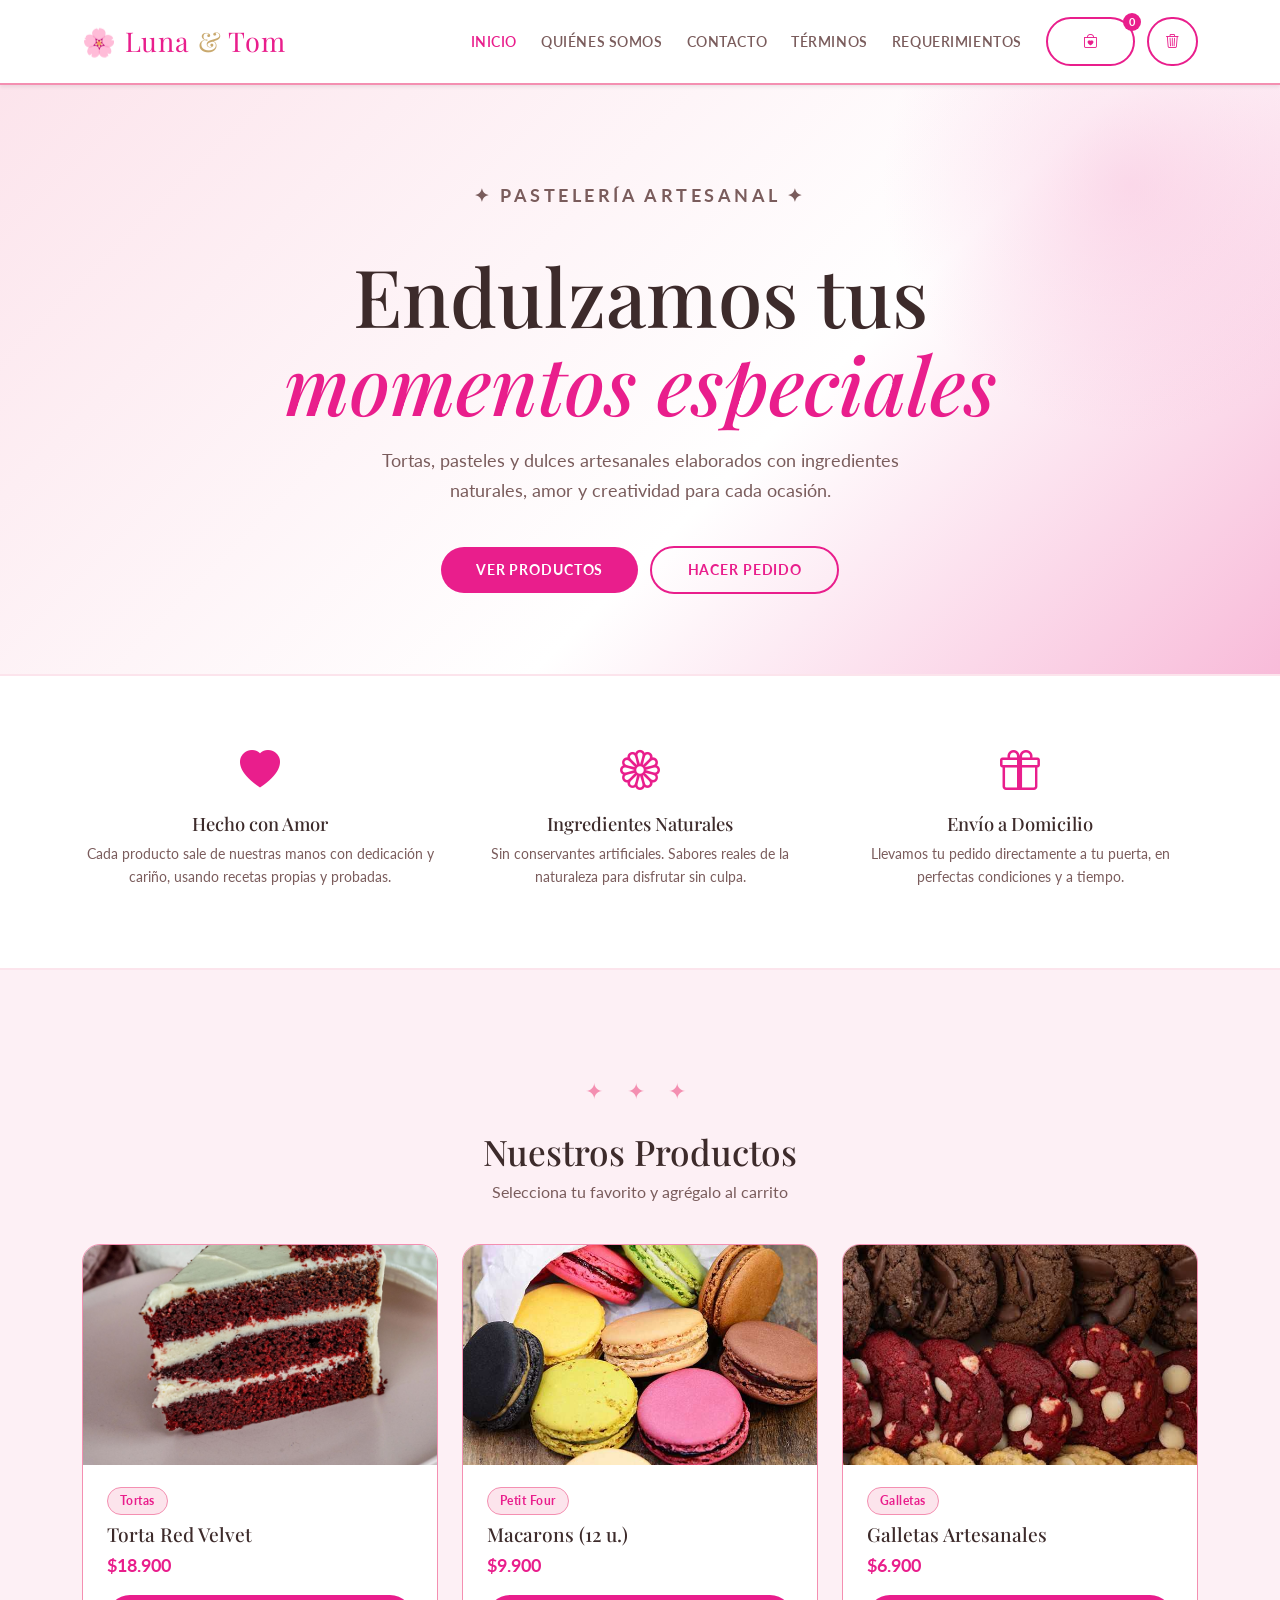
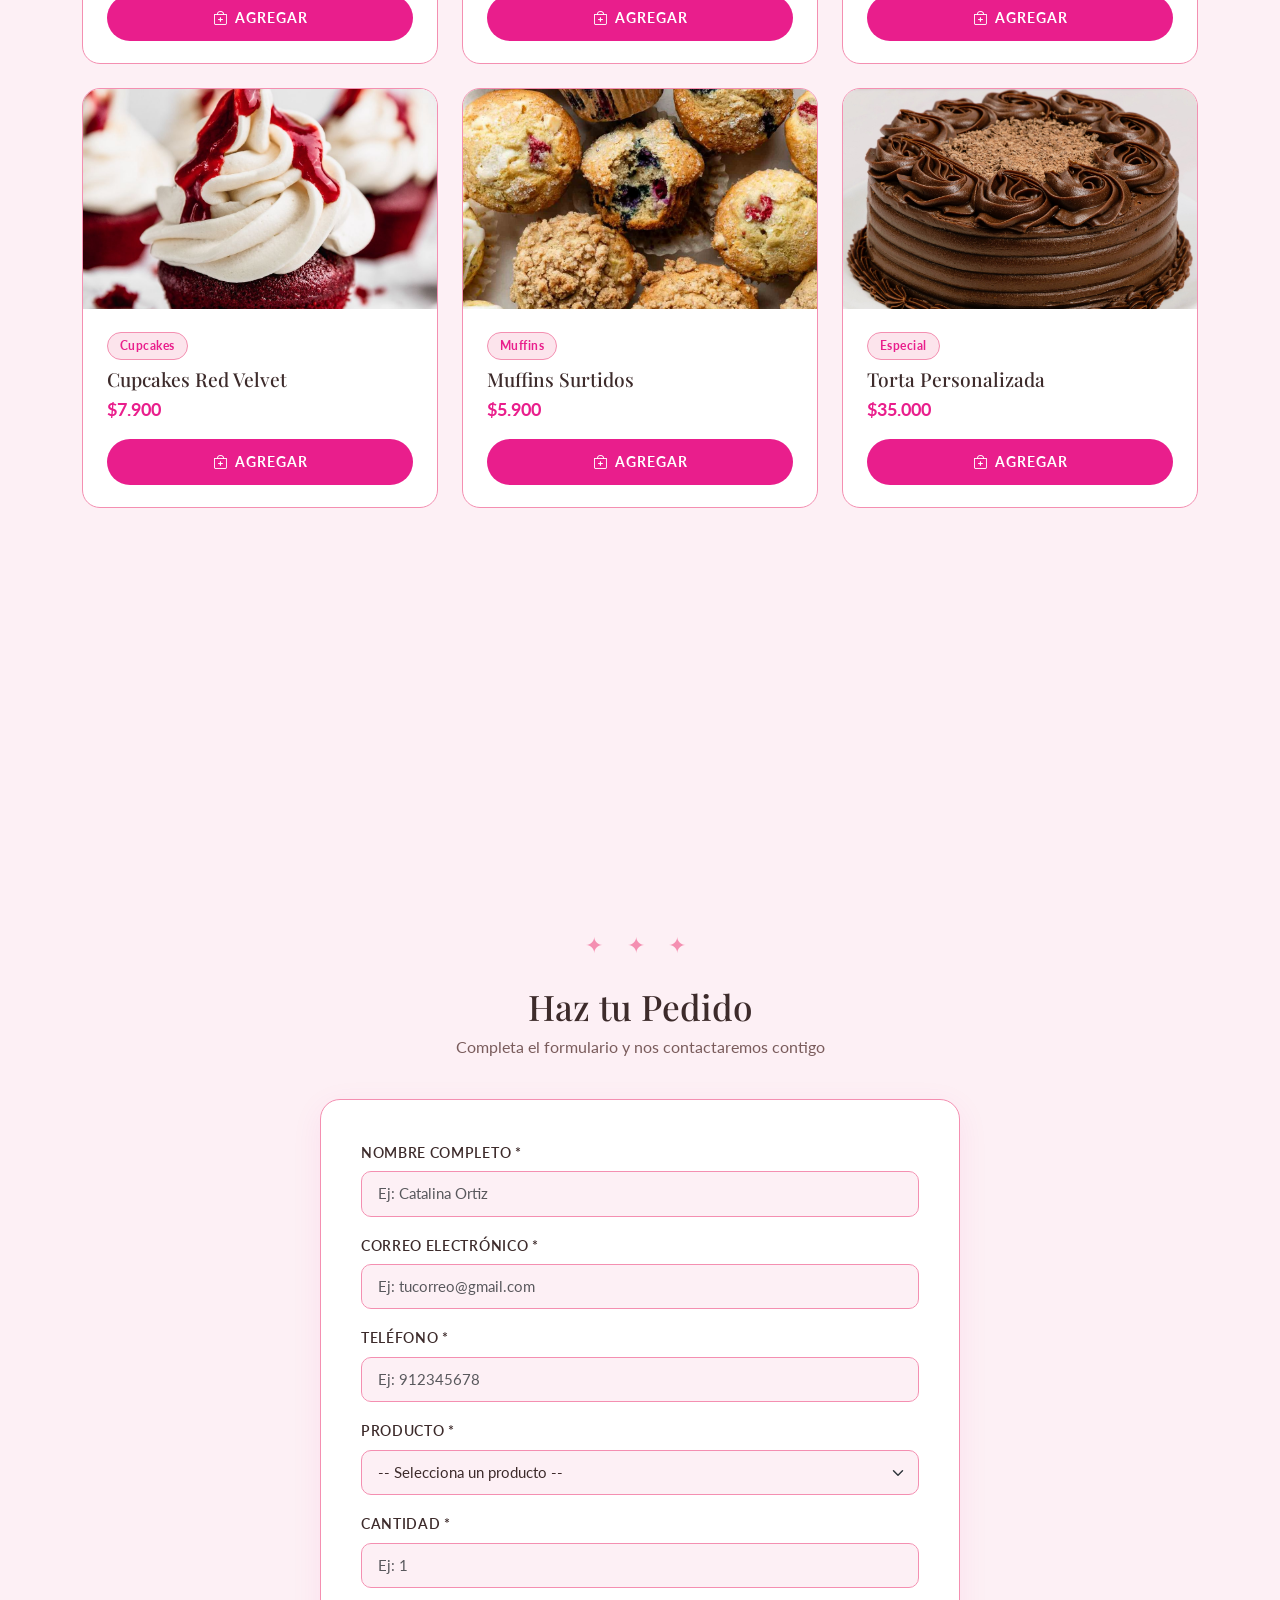
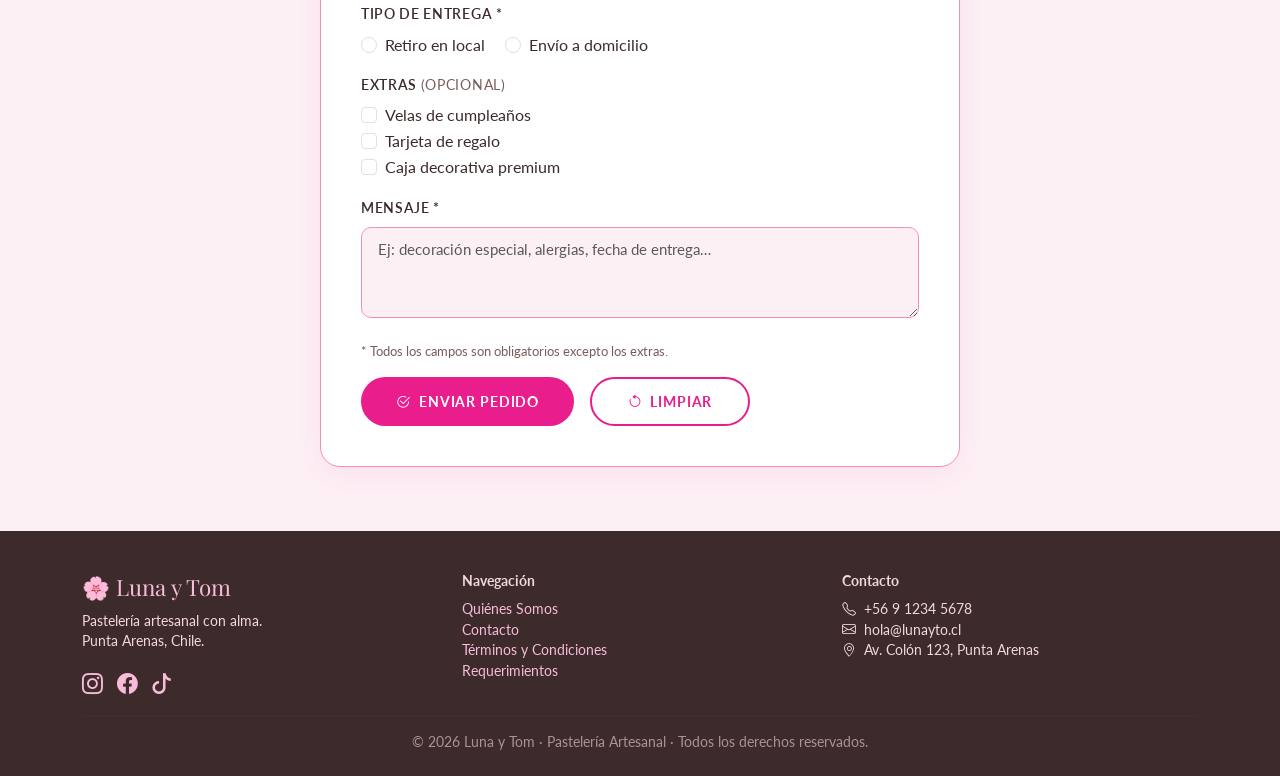
<file: index.html>
<!DOCTYPE html>
<html lang="es">
<head>
  <meta charset="UTF-8" />
  <meta name="viewport" content="width=device-width, initial-scale=1.0" />
  <title>Luna y Tom – Pastelería Artesanal</title>

  <link href="https://cdn.jsdelivr.net/npm/bootstrap@5.3.3/dist/css/bootstrap.min.css" rel="stylesheet" />
  <link href="https://fonts.googleapis.com/css2?family=Playfair+Display:ital,wght@0,400;0,700;1,400&family=Lato:wght@300;400;700&display=swap" rel="stylesheet" />
  <link href="https://cdn.jsdelivr.net/npm/bootstrap-icons@1.11.3/font/bootstrap-icons.css" rel="stylesheet" />
  <link rel="stylesheet" href="style.css" />
</head>
<body>

<!-- ══════════ NAVBAR ══════════ -->
<nav class="navbar navbar-expand-lg sticky-top shadow-sm">
  <div class="container">
    <a class="navbar-brand" href="index.html">🌸 Luna <span>&amp;</span> Tom</a>
    <button class="navbar-toggler" type="button" data-bs-toggle="collapse" data-bs-target="#navMenu">
      <span class="navbar-toggler-icon"></span>
    </button>
    <div class="collapse navbar-collapse" id="navMenu">
      <ul class="navbar-nav ms-auto align-items-lg-center gap-lg-2">
        <li class="nav-item"><a class="nav-link active" href="index.html">Inicio</a></li>
        <li class="nav-item"><a class="nav-link" href="nosotros.html">Quiénes Somos</a></li>
        <li class="nav-item"><a class="nav-link" href="contacto.html">Contacto</a></li>
        <li class="nav-item"><a class="nav-link" href="terminos.html">Términos</a></li>
        <li class="nav-item"><a class="nav-link" href="requerimientos.html">Requerimientos</a></li>
        <li class="nav-item ms-lg-2">
          <button class="btn-outline-luna cart-btn" id="btnCarrito" onclick="verCarrito()">
            <i class="bi bi-bag-heart"></i>
            <span class="cart-count" id="cartCount">0</span>
          </button>
        </li>
        <li class="nav-item ms-lg-1">
          <button class="btn-outline-luna" onclick="vaciarCarrito()" title="Vaciar carrito"
                  style="padding:.72rem 1rem;">
            <i class="bi bi-trash3"></i>
          </button>
        </li>
      </ul>
    </div>
  </div>
</nav>

<!-- ══════════ HERO ══════════ -->
<section class="hero">
  <p class="hero-eyebrow">✦ Pastelería Artesanal ✦</p>
  <h1>Endulzamos tus<br><em>momentos especiales</em></h1>
  <p>Tortas, pasteles y dulces artesanales elaborados con ingredientes naturales, amor y creatividad para cada ocasión.</p>
  <a href="#productos" class="btn-luna me-2">Ver Productos</a>
  <a href="#pedido" class="btn-outline-luna">Hacer Pedido</a>
</section>

<!-- ══════════ CARACTERÍSTICAS ══════════ -->
<section class="about-section fade-in">
  <div class="container">
    <div class="row text-center g-4">
      <div class="col-md-4 feature-box">
        <div class="about-icon"><i class="bi bi-heart-fill"></i></div>
        <h5>Hecho con Amor</h5>
        <p>Cada producto sale de nuestras manos con dedicación y cariño, usando recetas propias y probadas.</p>
      </div>
      <div class="col-md-4 feature-box">
        <div class="about-icon"><i class="bi bi-flower1"></i></div>
        <h5>Ingredientes Naturales</h5>
        <p>Sin conservantes artificiales. Sabores reales de la naturaleza para disfrutar sin culpa.</p>
      </div>
      <div class="col-md-4 feature-box">
        <div class="about-icon"><i class="bi bi-gift"></i></div>
        <h5>Envío a Domicilio</h5>
        <p>Llevamos tu pedido directamente a tu puerta, en perfectas condiciones y a tiempo.</p>
      </div>
    </div>
  </div>
</section>

<!-- ══════════ PRODUCTOS ══════════ -->
<section id="productos" class="container py-5">
  <div class="divider">✦ ✦ ✦</div>
  <h2 class="section-title">Nuestros Productos</h2>
  <p class="section-subtitle">Selecciona tu favorito y agrégalo al carrito</p>
  <div class="row g-4" id="productGrid"></div>
</section>

<!-- ══════════ BANNER ══════════ -->
<section class="banner-section fade-in">
  <div class="container">
    <h2>¿Tienes un evento especial?</h2>
    <p>Creamos tortas personalizadas para cumpleaños, bodas, bautizos y más. ¡Cuéntanos tu idea!</p>
    <a href="#pedido" class="btn-banner">Solicitar Cotización</a>
  </div>
</section>

<!-- ══════════ FORMULARIO PEDIDO ══════════ -->
<section id="pedido" class="form-section">
  <div class="divider">✦ ✦ ✦</div>
  <h2 class="section-title">Haz tu Pedido</h2>
  <p class="section-subtitle">Completa el formulario y nos contactaremos contigo</p>

  <div class="form-card fade-in">
    <form id="formPedido" novalidate>

      <!-- NOMBRE: solo letras, bloqueado por JS y pattern -->
      <div class="mb-3">
        <label class="form-label" for="nombre">Nombre completo *</label>
        <input
          type="text"
          class="form-control"
          id="nombre"
          data-tipo="texto"
          placeholder="Ej: Catalina Ortiz"
          required
          minlength="3"
          pattern="^[a-zA-ZáéíóúÁÉÍÓÚñÑ\s]{3,}$"
        />
        <div class="invalid-feedback">Ingresa tu nombre (solo letras, mínimo 3 caracteres).</div>
      </div>

      <!-- EMAIL: formato email válido -->
      <div class="mb-3">
        <label class="form-label" for="email">Correo electrónico *</label>
        <input
          type="email"
          class="form-control"
          id="email"
          placeholder="Ej: tucorreo@gmail.com"
          required
        />
        <div class="invalid-feedback">Ingresa un correo electrónico válido (ej: nombre@correo.com).</div>
      </div>

      <!-- TELÉFONO: solo números, bloqueado por JS y pattern -->
      <div class="mb-3">
        <label class="form-label" for="telefono">Teléfono *</label>
        <input
          type="tel"
          class="form-control"
          id="telefono"
          data-tipo="telefono"
          placeholder="Ej: 912345678"
          required
          pattern="^[0-9]{9,12}$"
        />
        <div class="invalid-feedback">Ingresa solo números (entre 9 y 12 dígitos).</div>
      </div>

      <!-- PRODUCTO: select obligatorio -->
      <div class="mb-3">
        <label class="form-label" for="producto">Producto *</label>
        <select class="form-select" id="producto" required>
          <option value="">-- Selecciona un producto --</option>
          <option value="Torta Red Velvet">Torta Red Velvet</option>
          <option value="Macarons (12 u.)">Macarons (12 u.)</option>
          <option value="Galletas Artesanales">Galletas Artesanales</option>
          <option value="Cupcakes Red Velvet">Cupcakes Red Velvet</option>
          <option value="Muffins Surtidos">Muffins Surtidos</option>
          <option value="Torta Personalizada">Torta Personalizada</option>
        </select>
        <div class="invalid-feedback">Debes seleccionar un producto.</div>
      </div>

      <!-- CANTIDAD: número entre 1 y 50 -->
      <div class="mb-3">
        <label class="form-label" for="cantidad">Cantidad *</label>
        <input
          type="number"
          class="form-control"
          id="cantidad"
          placeholder="Ej: 1"
          min="1"
          max="50"
          required
        />
        <div class="invalid-feedback">Ingresa una cantidad válida (número entre 1 y 50).</div>
      </div>

      <!-- ENTREGA: radio obligatorio -->
      <div class="mb-3">
        <label class="form-label d-block">Tipo de entrega *</label>
        <div class="form-check form-check-inline">
          <input class="form-check-input" type="radio" name="entrega" id="retiro" value="retiro" required />
          <label class="form-check-label" for="retiro">Retiro en local</label>
        </div>
        <div class="form-check form-check-inline">
          <input class="form-check-input" type="radio" name="entrega" id="domicilio" value="domicilio" />
          <label class="form-check-label" for="domicilio">Envío a domicilio</label>
        </div>
        <div id="entregaError" style="color:#dc3545; font-size:.82rem; display:none;"></div>
      </div>

      <!-- EXTRAS: opcionales -->
      <div class="mb-3">
        <label class="form-label d-block">Extras <span style="font-weight:400; color:var(--texto-gris);">(opcional)</span></label>
        <div class="form-check">
          <input class="form-check-input" type="checkbox" id="velas" />
          <label class="form-check-label" for="velas">Velas de cumpleaños</label>
        </div>
        <div class="form-check">
          <input class="form-check-input" type="checkbox" id="tarjeta" />
          <label class="form-check-label" for="tarjeta">Tarjeta de regalo</label>
        </div>
        <div class="form-check">
          <input class="form-check-input" type="checkbox" id="caja" />
          <label class="form-check-label" for="caja">Caja decorativa premium</label>
        </div>
      </div>

      <!-- MENSAJE: texto obligatorio -->
      <div class="mb-4">
        <label class="form-label" for="mensaje">Mensaje *</label>
        <textarea
          class="form-control"
          id="mensaje"
          rows="3"
          placeholder="Ej: decoración especial, alergias, fecha de entrega…"
          required
          minlength="10"
        ></textarea>
        <div class="invalid-feedback">El mensaje es obligatorio (mínimo 10 caracteres).</div>
      </div>

      <p class="mb-3" style="font-size:.82rem; color:var(--texto-gris);">* Todos los campos son obligatorios excepto los extras.</p>

      <div class="d-flex gap-3 flex-wrap">
        <button type="submit" class="btn-luna">
          <i class="bi bi-check2-circle me-1"></i> Enviar Pedido
        </button>
        <button type="button" class="btn-outline-luna" onclick="resetForm()">
          <i class="bi bi-arrow-counterclockwise me-1"></i> Limpiar
        </button>
      </div>

      <div id="resumenPedido" class="mt-4" style="display:none;"></div>
    </form>
  </div>
</section>

<!-- ══════════ FOOTER ══════════ -->
<footer>
  <div class="container">
    <div class="row gy-3">
      <div class="col-md-4">
        <div class="brand">🌸 Luna y Tom</div>
        <p>Pastelería artesanal con alma.<br>Punta Arenas, Chile.</p>
        <div class="mt-2">
          <a href="#" class="social-icon"><i class="bi bi-instagram"></i></a>
          <a href="#" class="social-icon"><i class="bi bi-facebook"></i></a>
          <a href="#" class="social-icon"><i class="bi bi-tiktok"></i></a>
        </div>
      </div>
      <div class="col-md-4">
        <strong>Navegación</strong>
        <ul class="list-unstyled mt-2">
          <li><a href="nosotros.html">Quiénes Somos</a></li>
          <li><a href="contacto.html">Contacto</a></li>
          <li><a href="terminos.html">Términos y Condiciones</a></li>
          <li><a href="requerimientos.html">Requerimientos</a></li>
        </ul>
      </div>
      <div class="col-md-4">
        <strong>Contacto</strong>
        <ul class="list-unstyled mt-2">
          <li><i class="bi bi-telephone me-1"></i> +56 9 1234 5678</li>
          <li><i class="bi bi-envelope me-1"></i> hola@lunayto.cl</li>
          <li><i class="bi bi-geo-alt me-1"></i> Av. Colón 123, Punta Arenas</li>
        </ul>
      </div>
    </div>
    <hr />
    <p class="text-center mb-0" style="opacity:.6;">
      © 2026 Luna y Tom · Pastelería Artesanal · Todos los derechos reservados.
    </p>
  </div>
</footer>

<!-- Toast -->
<div class="toast-container position-fixed bottom-0 end-0 p-3">
  <div id="toastMsg" class="toast align-items-center text-white border-0" role="alert">
    <div class="d-flex">
      <div class="toast-body" id="toastText"></div>
      <button type="button" class="btn-close btn-close-white me-2 m-auto" data-bs-dismiss="toast"></button>
    </div>
  </div>
</div>

<script src="https://cdn.jsdelivr.net/npm/bootstrap@5.3.3/dist/js/bootstrap.bundle.min.js"></script>
<script src="main.js"></script>
</body>
</html>
</file>
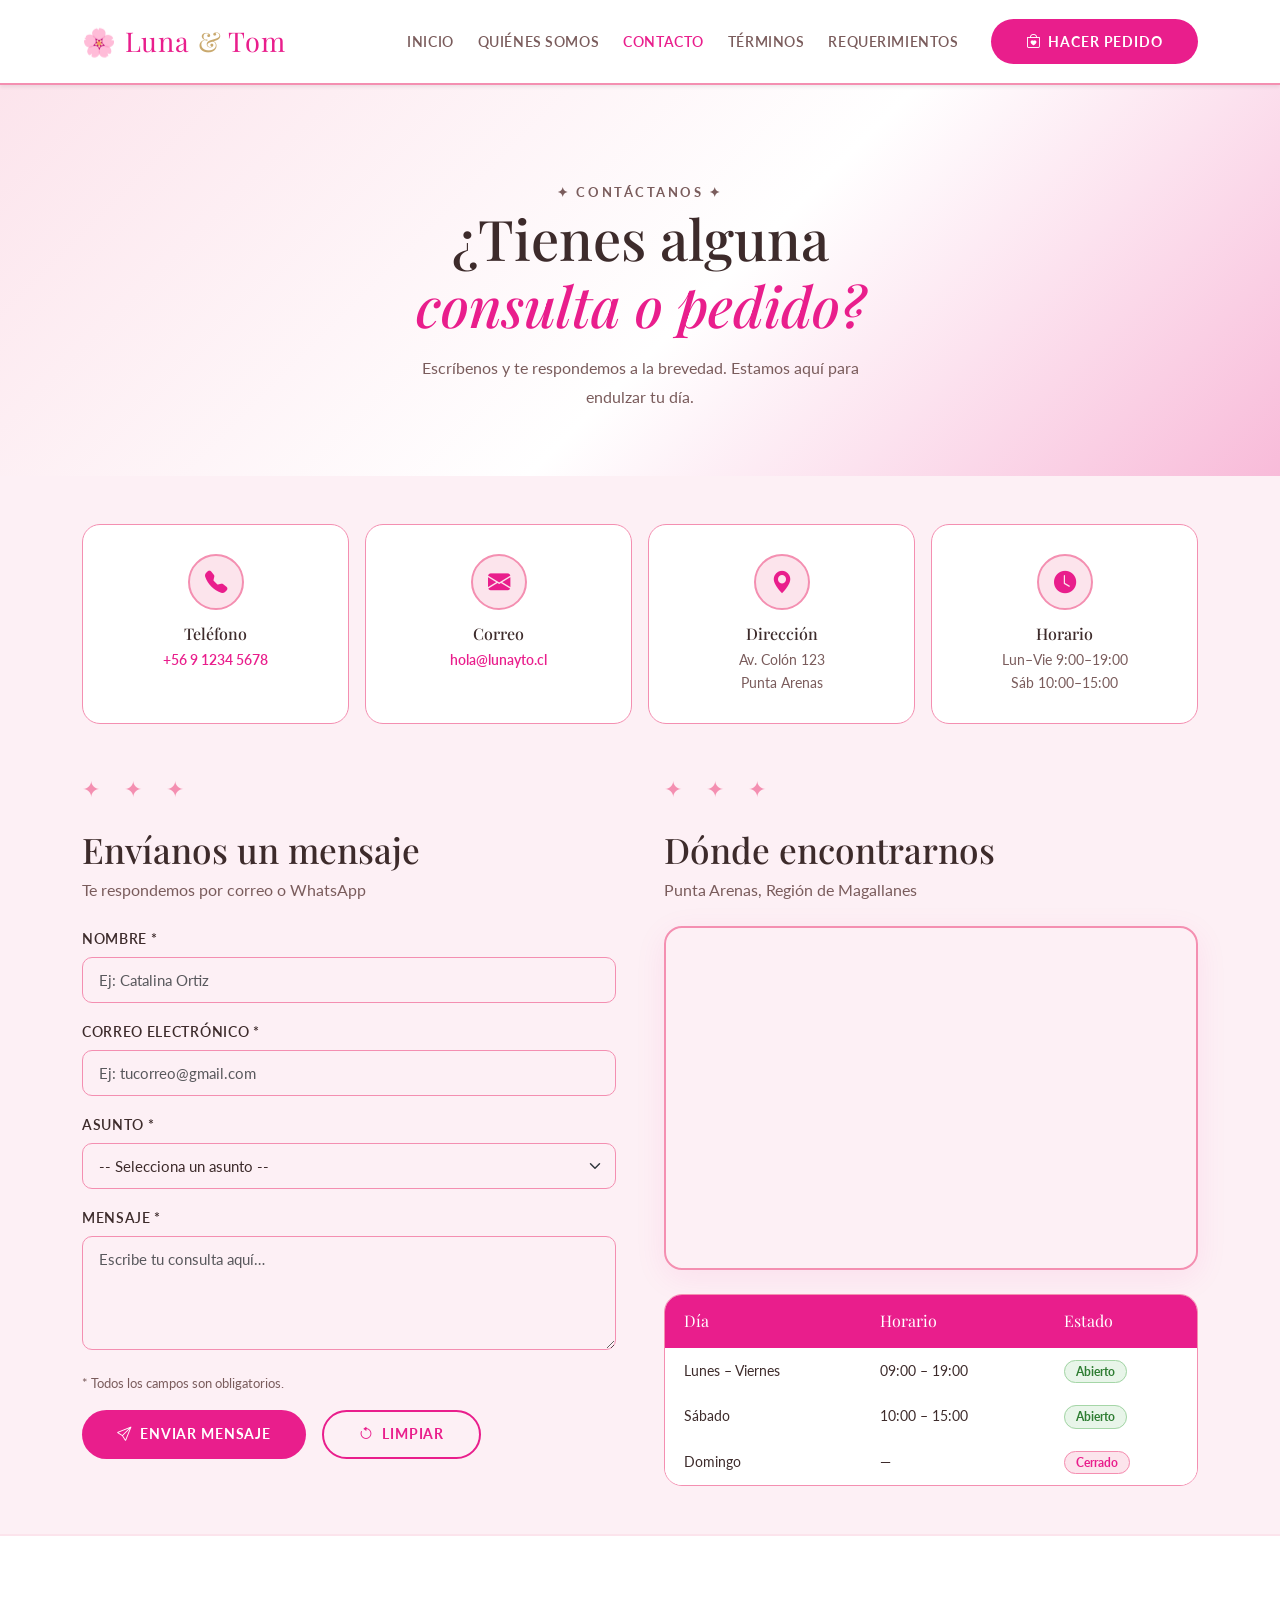
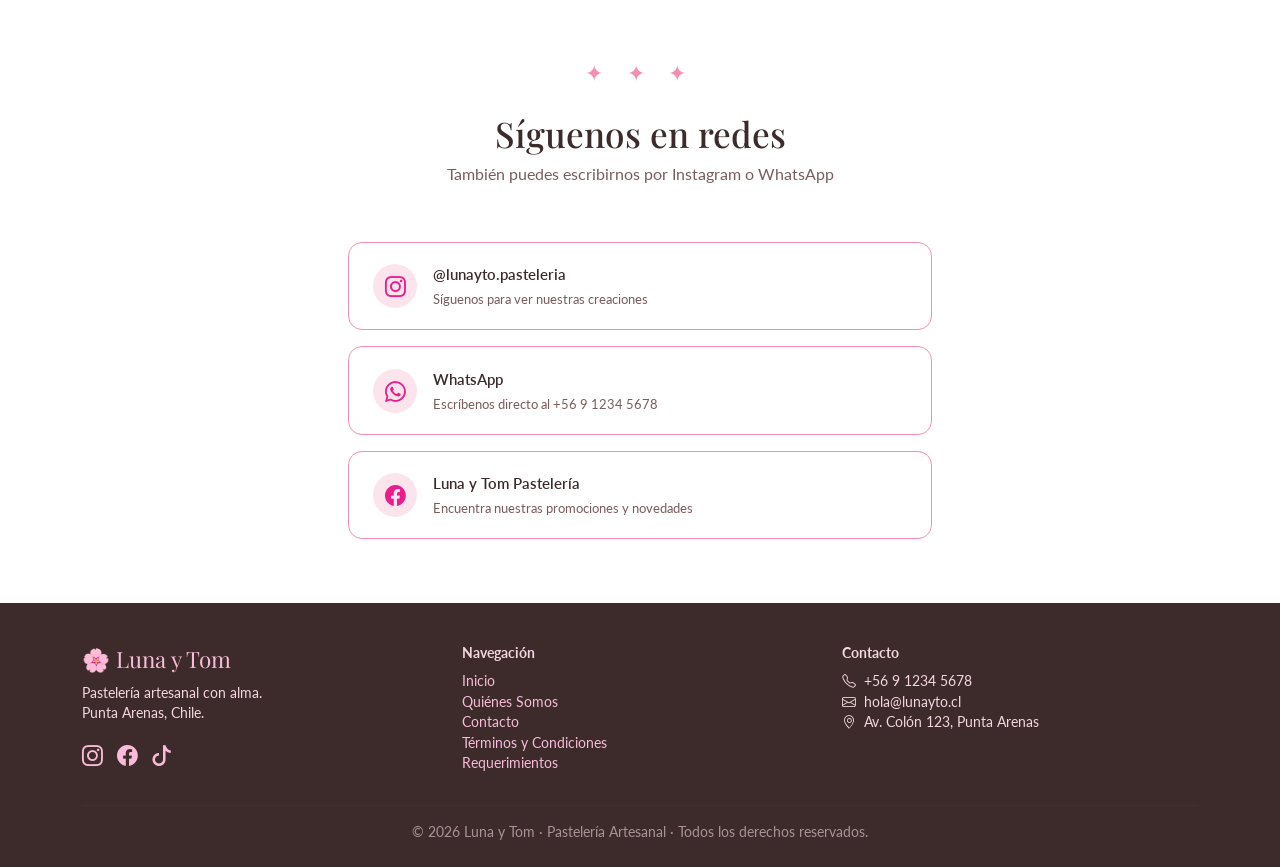
<file: contacto.html>
<!DOCTYPE html>
<html lang="es">
<head>
  <meta charset="UTF-8" />
  <meta name="viewport" content="width=device-width, initial-scale=1.0" />
  <title>Contacto – Luna y Tom</title>

  <link href="https://cdn.jsdelivr.net/npm/bootstrap@5.3.3/dist/css/bootstrap.min.css" rel="stylesheet" />
  <link href="https://fonts.googleapis.com/css2?family=Playfair+Display:ital,wght@0,400;0,700;1,400&family=Lato:wght@300;400;700&display=swap" rel="stylesheet" />
  <link href="https://cdn.jsdelivr.net/npm/bootstrap-icons@1.11.3/font/bootstrap-icons.css" rel="stylesheet" />
  <link rel="stylesheet" href="style.css" />

  <style>
    .hero-contacto {
      background: linear-gradient(135deg, var(--rosa-claro) 0%, #fff 55%, var(--rosa-medio) 100%);
      padding: 5rem 2rem 4rem;
      text-align: center;
    }
    .hero-contacto h1 {
      font-family: 'Playfair Display', serif;
      font-size: clamp(2rem, 6vw, 3.5rem);
      color: var(--texto-oscuro);
    }
    .hero-contacto h1 em { color: var(--rosa-fuerte); font-style: italic; }
    .hero-contacto p {
      max-width: 480px;
      margin: 1rem auto 0;
      color: var(--texto-gris);
      line-height: 1.8;
    }
    .info-card {
      background: var(--blanco);
      border: 1.5px solid var(--rosa-borde);
      border-radius: 18px;
      padding: 1.8rem 1.5rem;
      text-align: center;
      height: 100%;
      transition: transform .25s, box-shadow .25s;
    }
    .info-card:hover { transform: translateY(-5px); box-shadow: 0 14px 36px rgba(233,30,140,.12); }
    .info-icon {
      width: 56px; height: 56px;
      border-radius: 50%;
      background: var(--rosa-claro);
      border: 2px solid var(--rosa-borde);
      color: var(--rosa-fuerte);
      font-size: 1.4rem;
      display: flex; align-items: center; justify-content: center;
      margin: 0 auto .9rem;
    }
    .info-card h6 { font-family: 'Playfair Display', serif; font-size: 1rem; margin-bottom: .3rem; }
    .info-card p  { font-size: .9rem; color: var(--texto-gris); margin: 0; line-height: 1.6; }
    .info-card a  { color: var(--rosa-fuerte); text-decoration: none; font-weight: 600; }
    .info-card a:hover { text-decoration: underline; }
    .mapa-wrapper { border-radius: 18px; overflow: hidden; border: 2px solid var(--rosa-borde); box-shadow: 0 8px 32px rgba(233,30,140,.08); }
    .mapa-wrapper iframe { width: 100%; height: 340px; border: none; display: block; }
    .horario-table { background: var(--blanco); border: 1.5px solid var(--rosa-borde); border-radius: 18px; overflow: hidden; }
    .horario-table table { margin: 0; }
    .horario-table thead th { background: var(--rosa-fuerte); color: #fff; font-family: 'Playfair Display', serif; font-size: 1rem; font-weight: 400; padding: .9rem 1.2rem; border: none; }
    .horario-table tbody td { padding: .75rem 1.2rem; border-color: var(--rosa-claro); font-size: .9rem; color: var(--texto-oscuro); }
    .horario-table tbody tr:nth-child(even) { background: var(--rosa-suave); }
    .badge-abierto { background: #e8f5e9; color: #2e7d32; border: 1px solid #a5d6a7; border-radius: 50px; font-size: .75rem; font-weight: 700; padding: .2rem .7rem; }
    .badge-cerrado { background: var(--rosa-claro); color: var(--rosa-fuerte); border: 1px solid var(--rosa-borde); border-radius: 50px; font-size: .75rem; font-weight: 700; padding: .2rem .7rem; }
    .red-card { background: var(--blanco); border: 1.5px solid var(--rosa-borde); border-radius: 14px; padding: 1.2rem 1.5rem; display: flex; align-items: center; gap: 1rem; text-decoration: none; color: var(--texto-oscuro); transition: transform .2s, box-shadow .2s; }
    .red-card:hover { transform: translateY(-3px); box-shadow: 0 8px 24px rgba(233,30,140,.12); color: var(--texto-oscuro); }
    .red-card .red-icon { width: 44px; height: 44px; border-radius: 50%; background: var(--rosa-claro); color: var(--rosa-fuerte); font-size: 1.3rem; display: flex; align-items: center; justify-content: center; flex-shrink: 0; }
    .red-card span { font-weight: 600; font-size: .95rem; }
    .red-card small { color: var(--texto-gris); font-size: .82rem; }
  </style>
</head>
<body>

<!-- ══════════ NAVBAR ══════════ -->
<nav class="navbar navbar-expand-lg sticky-top shadow-sm">
  <div class="container">
    <a class="navbar-brand" href="index.html">🌸 Luna <span>&amp;</span> Tom</a>
    <button class="navbar-toggler" type="button" data-bs-toggle="collapse" data-bs-target="#navMenu">
      <span class="navbar-toggler-icon"></span>
    </button>
    <div class="collapse navbar-collapse" id="navMenu">
      <ul class="navbar-nav ms-auto align-items-lg-center gap-lg-2">
        <li class="nav-item"><a class="nav-link" href="index.html">Inicio</a></li>
        <li class="nav-item"><a class="nav-link" href="nosotros.html">Quiénes Somos</a></li>
        <li class="nav-item"><a class="nav-link active" href="contacto.html">Contacto</a></li>
        <li class="nav-item"><a class="nav-link" href="terminos.html">Términos</a></li>
        <li class="nav-item"><a class="nav-link" href="requerimientos.html">Requerimientos</a></li>
        <li class="nav-item ms-lg-3">
          <a href="index.html#pedido" class="btn-luna">
            <i class="bi bi-bag-heart me-1"></i> Hacer Pedido
          </a>
        </li>
      </ul>
    </div>
  </div>
</nav>

<!-- ══════════ HERO ══════════ -->
<section class="hero-contacto fade-in">
  <p class="hero-eyebrow">✦ Contáctanos ✦</p>
  <h1>¿Tienes alguna<br><em>consulta o pedido?</em></h1>
  <p>Escríbenos y te respondemos a la brevedad. Estamos aquí para endulzar tu día.</p>
</section>

<!-- ══════════ INFO CARDS ══════════ -->
<section class="container py-5">
  <div class="row g-3 justify-content-center">
    <div class="col-6 col-md-3 fade-in">
      <div class="info-card">
        <div class="info-icon"><i class="bi bi-telephone-fill"></i></div>
        <h6>Teléfono</h6>
        <p><a href="tel:+56912345678">+56 9 1234 5678</a></p>
      </div>
    </div>
    <div class="col-6 col-md-3 fade-in">
      <div class="info-card">
        <div class="info-icon"><i class="bi bi-envelope-fill"></i></div>
        <h6>Correo</h6>
        <p><a href="mailto:hola@lunayto.cl">hola@lunayto.cl</a></p>
      </div>
    </div>
    <div class="col-6 col-md-3 fade-in">
      <div class="info-card">
        <div class="info-icon"><i class="bi bi-geo-alt-fill"></i></div>
        <h6>Dirección</h6>
        <p>Av. Colón 123<br>Punta Arenas</p>
      </div>
    </div>
    <div class="col-6 col-md-3 fade-in">
      <div class="info-card">
        <div class="info-icon"><i class="bi bi-clock-fill"></i></div>
        <h6>Horario</h6>
        <p>Lun–Vie 9:00–19:00<br>Sáb 10:00–15:00</p>
      </div>
    </div>
  </div>
</section>

<!-- ══════════ FORMULARIO + MAPA ══════════ -->
<section class="container pb-5">
  <div class="row g-5 align-items-start">

    <!-- Formulario -->
    <div class="col-lg-6 fade-in">
      <div class="divider" style="text-align:left; margin-top:0;">✦ ✦ ✦</div>
      <h2 class="section-title text-start">Envíanos un mensaje</h2>
      <p class="section-subtitle text-start mb-4">Te respondemos por correo o WhatsApp</p>

      <div class="form-card" style="max-width:100%; box-shadow:none; padding:0; border:none; background:transparent;">
        <form id="formContacto" novalidate>

          <!-- NOMBRE: solo letras -->
          <div class="mb-3">
            <label class="form-label" for="cnombre">Nombre *</label>
            <input
              type="text"
              class="form-control"
              id="cnombre"
              data-tipo="texto"
              placeholder="Ej: Catalina Ortiz"
              required
              minlength="3"
              pattern="^[a-zA-ZáéíóúÁÉÍÓÚñÑ\s]{3,}$"
            />
            <div class="invalid-feedback">Ingresa tu nombre (solo letras, mínimo 3 caracteres).</div>
          </div>

          <!-- EMAIL: formato válido -->
          <div class="mb-3">
            <label class="form-label" for="cemail">Correo electrónico *</label>
            <input
              type="email"
              class="form-control"
              id="cemail"
              placeholder="Ej: tucorreo@gmail.com"
              required
            />
            <div class="invalid-feedback">Ingresa un correo electrónico válido.</div>
          </div>

          <!-- ASUNTO: select obligatorio -->
          <div class="mb-3">
            <label class="form-label" for="casunto">Asunto *</label>
            <select class="form-select" id="casunto" required>
              <option value="">-- Selecciona un asunto --</option>
              <option value="Consulta sobre productos">Consulta sobre productos</option>
              <option value="Pedido personalizado">Pedido personalizado</option>
              <option value="Precios y despacho">Precios y despacho</option>
              <option value="Otro">Otro</option>
            </select>
            <div class="invalid-feedback">Debes seleccionar un asunto.</div>
          </div>

          <!-- MENSAJE: texto obligatorio -->
          <div class="mb-4">
            <label class="form-label" for="cmensaje">Mensaje *</label>
            <textarea
              class="form-control"
              id="cmensaje"
              rows="4"
              placeholder="Escribe tu consulta aquí…"
              required
              minlength="10"
            ></textarea>
            <div class="invalid-feedback">El mensaje es obligatorio (mínimo 10 caracteres).</div>
          </div>

          <p class="mb-3" style="font-size:.82rem; color:var(--texto-gris);">* Todos los campos son obligatorios.</p>

          <div class="d-flex gap-3 flex-wrap">
            <button type="submit" class="btn-luna">
              <i class="bi bi-send me-1"></i> Enviar Mensaje
            </button>
            <button type="button" class="btn-outline-luna" onclick="limpiarContacto()">
              <i class="bi bi-arrow-counterclockwise me-1"></i> Limpiar
            </button>
          </div>

          <div id="confirmacion" class="mt-4" style="display:none;">
            <div class="alert" style="background:var(--rosa-claro);border:1.5px solid var(--rosa-borde);border-radius:12px;">
              <i class="bi bi-check-circle-fill me-2" style="color:var(--rosa-fuerte);"></i>
              <strong>¡Mensaje enviado!</strong> Te responderemos pronto. 🌸
            </div>
          </div>
        </form>
      </div>
    </div>

    <!-- Mapa + horarios -->
    <div class="col-lg-6 fade-in">
      <div class="divider" style="text-align:left; margin-top:0;">✦ ✦ ✦</div>
      <h2 class="section-title text-start">Dónde encontrarnos</h2>
      <p class="section-subtitle text-start mb-4">Punta Arenas, Región de Magallanes</p>

      <div class="mapa-wrapper mb-4">
        <iframe
          src="https://www.google.com/maps/embed?pb=!1m18!1m12!1m3!1d47803.08!2d-70.9185!3d-53.1638!2m3!1f0!2f0!3f0!3m2!1i1024!2i768!4f13.1!3m3!1m2!1s0xbdafe92379f07e99%3A0x5ff3bb56df82e5f3!2sPunta%20Arenas%2C%20Regi%C3%B3n%20de%20Magallanes!5e0!3m2!1ses!2scl!4v1700000000000"
          allowfullscreen="" loading="lazy">
        </iframe>
      </div>

      <div class="horario-table">
        <table class="table table-borderless mb-0">
          <thead><tr><th>Día</th><th>Horario</th><th>Estado</th></tr></thead>
          <tbody>
            <tr><td>Lunes – Viernes</td><td>09:00 – 19:00</td><td><span class="badge-abierto">Abierto</span></td></tr>
            <tr><td>Sábado</td><td>10:00 – 15:00</td><td><span class="badge-abierto">Abierto</span></td></tr>
            <tr><td>Domingo</td><td>—</td><td><span class="badge-cerrado">Cerrado</span></td></tr>
          </tbody>
        </table>
      </div>
    </div>
  </div>
</section>

<!-- ══════════ REDES SOCIALES ══════════ -->
<section style="background:var(--blanco); border-top:2px solid var(--rosa-claro); padding:4rem 0;">
  <div class="container">
    <div class="divider">✦ ✦ ✦</div>
    <h2 class="section-title">Síguenos en redes</h2>
    <p class="section-subtitle">También puedes escribirnos por Instagram o WhatsApp</p>
    <div class="row g-3 justify-content-center" style="max-width:600px; margin:0 auto;">
      <div class="col-12 fade-in">
        <a href="#" class="red-card">
          <div class="red-icon"><i class="bi bi-instagram"></i></div>
          <div><span>@lunayto.pasteleria</span><br><small>Síguenos para ver nuestras creaciones</small></div>
        </a>
      </div>
      <div class="col-12 fade-in">
        <a href="https://wa.me/56912345678" target="_blank" class="red-card">
          <div class="red-icon"><i class="bi bi-whatsapp"></i></div>
          <div><span>WhatsApp</span><br><small>Escríbenos directo al +56 9 1234 5678</small></div>
        </a>
      </div>
      <div class="col-12 fade-in">
        <a href="#" class="red-card">
          <div class="red-icon"><i class="bi bi-facebook"></i></div>
          <div><span>Luna y Tom Pastelería</span><br><small>Encuentra nuestras promociones y novedades</small></div>
        </a>
      </div>
    </div>
  </div>
</section>

<!-- ══════════ FOOTER ══════════ -->
<footer>
  <div class="container">
    <div class="row gy-3">
      <div class="col-md-4">
        <div class="brand">🌸 Luna y Tom</div>
        <p>Pastelería artesanal con alma.<br>Punta Arenas, Chile.</p>
        <div class="mt-2">
          <a href="#" class="social-icon"><i class="bi bi-instagram"></i></a>
          <a href="#" class="social-icon"><i class="bi bi-facebook"></i></a>
          <a href="#" class="social-icon"><i class="bi bi-tiktok"></i></a>
        </div>
      </div>
      <div class="col-md-4">
        <strong>Navegación</strong>
        <ul class="list-unstyled mt-2">
          <li><a href="index.html">Inicio</a></li>
          <li><a href="nosotros.html">Quiénes Somos</a></li>
          <li><a href="contacto.html">Contacto</a></li>
          <li><a href="terminos.html">Términos y Condiciones</a></li>
          <li><a href="requerimientos.html">Requerimientos</a></li>
        </ul>
      </div>
      <div class="col-md-4">
        <strong>Contacto</strong>
        <ul class="list-unstyled mt-2">
          <li><i class="bi bi-telephone me-1"></i> +56 9 1234 5678</li>
          <li><i class="bi bi-envelope me-1"></i> hola@lunayto.cl</li>
          <li><i class="bi bi-geo-alt me-1"></i> Av. Colón 123, Punta Arenas</li>
        </ul>
      </div>
    </div>
    <hr />
    <p class="text-center mb-0" style="opacity:.6;">© 2026 Luna y Tom · Pastelería Artesanal · Todos los derechos reservados.</p>
  </div>
</footer>

<!-- Toast -->
<div class="toast-container position-fixed bottom-0 end-0 p-3">
  <div id="toastMsg" class="toast align-items-center text-white border-0" role="alert">
    <div class="d-flex">
      <div class="toast-body" id="toastText"></div>
      <button type="button" class="btn-close btn-close-white me-2 m-auto" data-bs-dismiss="toast"></button>
    </div>
  </div>
</div>

<script src="https://cdn.jsdelivr.net/npm/bootstrap@5.3.3/dist/js/bootstrap.bundle.min.js"></script>
<script>
  /* ── Fade-in ── */
  const obs = new IntersectionObserver(entries => {
    entries.forEach(en => { if (en.isIntersecting) { en.target.classList.add('visible'); obs.unobserve(en.target); } });
  }, { threshold: 0.1 });
  document.querySelectorAll('.fade-in').forEach(el => obs.observe(el));

  /* ── Bloqueo de teclas ── */
  /* Nombre: solo letras */
  document.querySelectorAll('input[data-tipo="texto"]').forEach(el => {
    el.addEventListener('keypress', e => {
      if (!/^[a-zA-ZáéíóúÁÉÍÓÚñÑ\s]$/.test(String.fromCharCode(e.which))) e.preventDefault();
    });
    el.addEventListener('paste', e => {
      if (!/^[a-zA-ZáéíóúÁÉÍÓÚñÑ\s]+$/.test((e.clipboardData||window.clipboardData).getData('text')))
        e.preventDefault();
    });
  });

  /* ── Validación en tiempo real ── */
  const camposContacto = ['cnombre', 'cemail', 'casunto', 'cmensaje'];
  camposContacto.forEach(id => {
    const el = document.getElementById(id);
    if (!el) return;
    el.addEventListener('blur', () => validarCampoC(el));
    el.addEventListener('input', () => { if (el.classList.contains('is-invalid')) validarCampoC(el); });
  });

  function validarCampoC(el) {
    if (!el.checkValidity() || el.value.trim() === '') {
      el.classList.add('is-invalid'); el.classList.remove('is-valid');
    } else {
      el.classList.remove('is-invalid'); el.classList.add('is-valid');
    }
  }

  /* ── Submit ── */
  document.getElementById('formContacto').addEventListener('submit', function(e) {
    e.preventDefault();
    let valido = true;
    camposContacto.forEach(id => {
      const el = document.getElementById(id);
      if (!el.checkValidity() || el.value.trim() === '') {
        el.classList.add('is-invalid'); el.classList.remove('is-valid'); valido = false;
      } else {
        el.classList.remove('is-invalid'); el.classList.add('is-valid');
      }
    });
    if (!valido) return;

    document.getElementById('confirmacion').style.display = 'block';
    this.reset();
    document.querySelectorAll('.is-valid').forEach(el => el.classList.remove('is-valid'));

    const toast = document.getElementById('toastMsg');
    toast.style.backgroundColor = '#e91e8c';
    document.getElementById('toastText').textContent = '¡Mensaje enviado! Te responderemos pronto 🌸';
    bootstrap.Toast.getOrCreateInstance(toast, { delay: 3000 }).show();
  });

  /* ── Limpiar formulario ── */
  function limpiarContacto() {
    document.getElementById('formContacto').reset();
    document.querySelectorAll('.is-invalid, .is-valid').forEach(el => el.classList.remove('is-invalid','is-valid'));
    document.getElementById('confirmacion').style.display = 'none';
  }

  function mostrarToast(msg, color) {
    const el = document.getElementById('toastMsg');
    el.style.backgroundColor = color;
    document.getElementById('toastText').textContent = msg;
    bootstrap.Toast.getOrCreateInstance(el, { delay: 3000 }).show();
  }
</script>
</body>
</html>
</file>
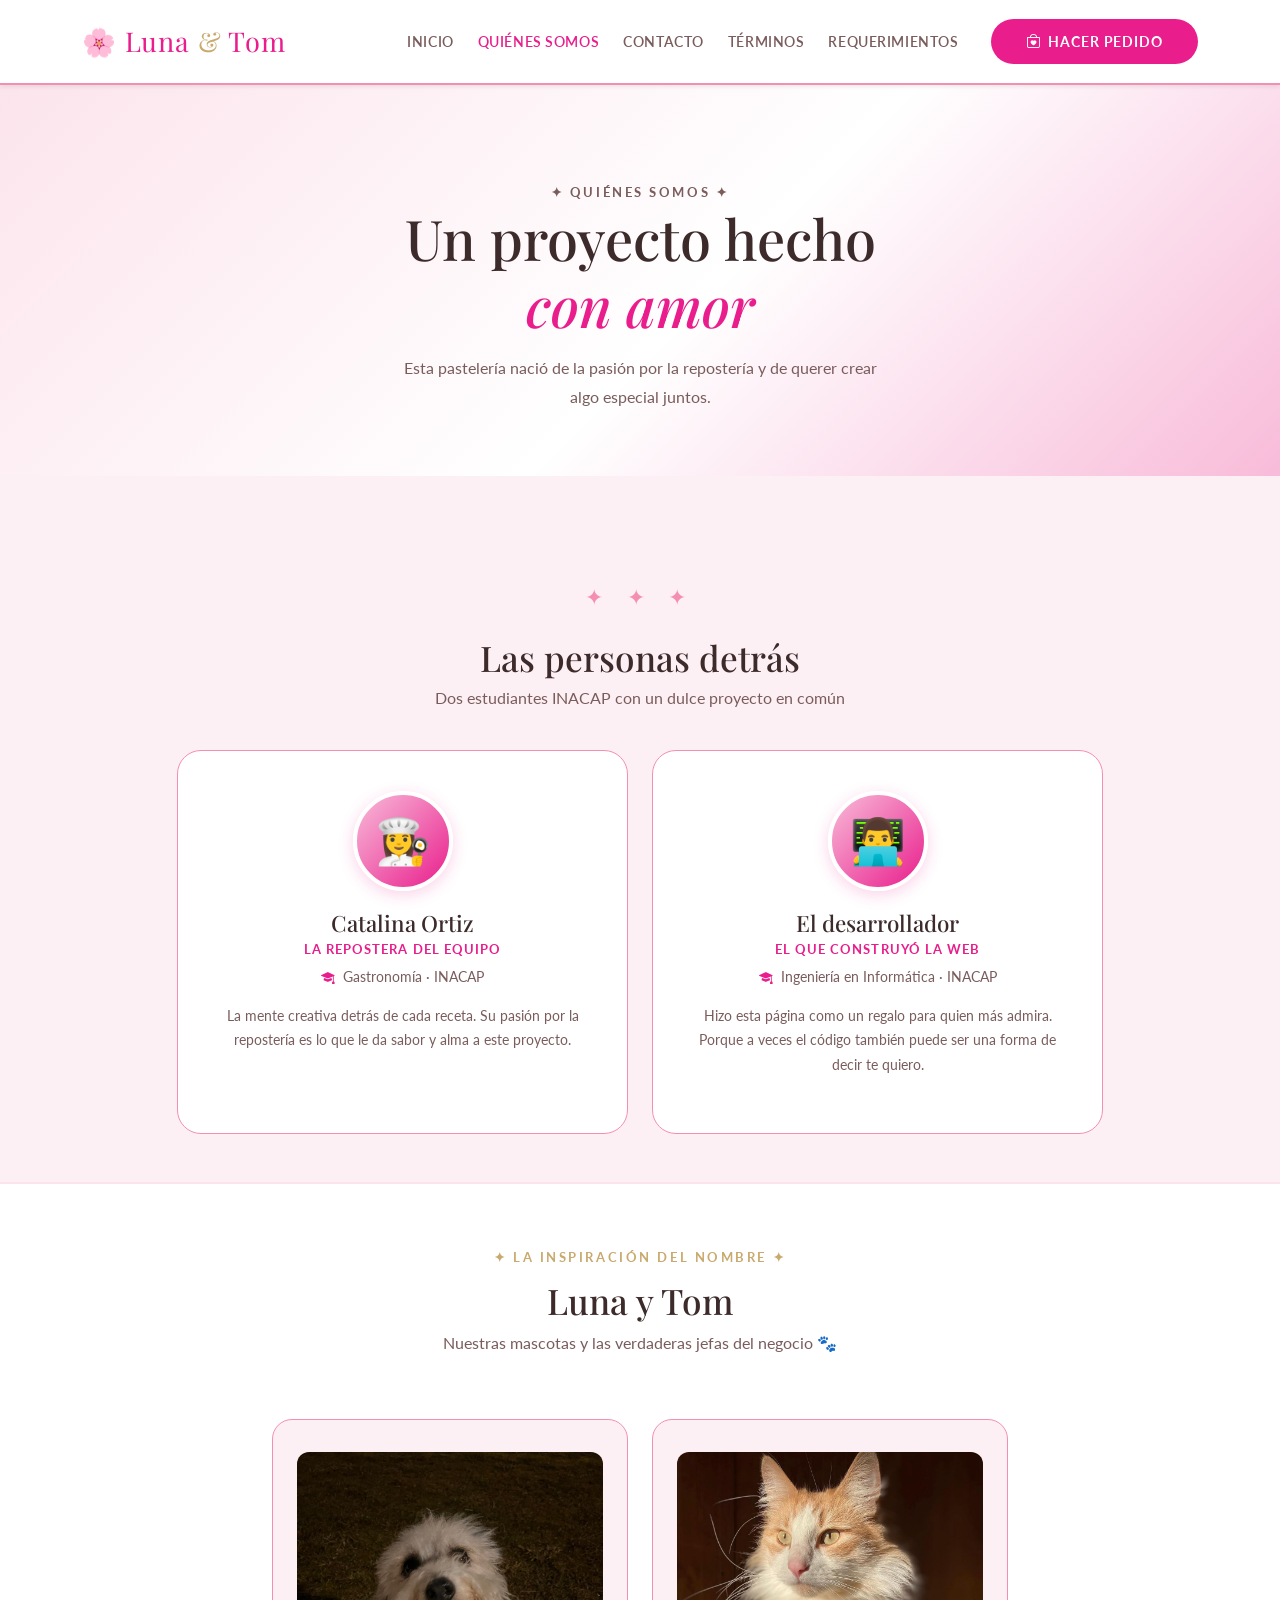
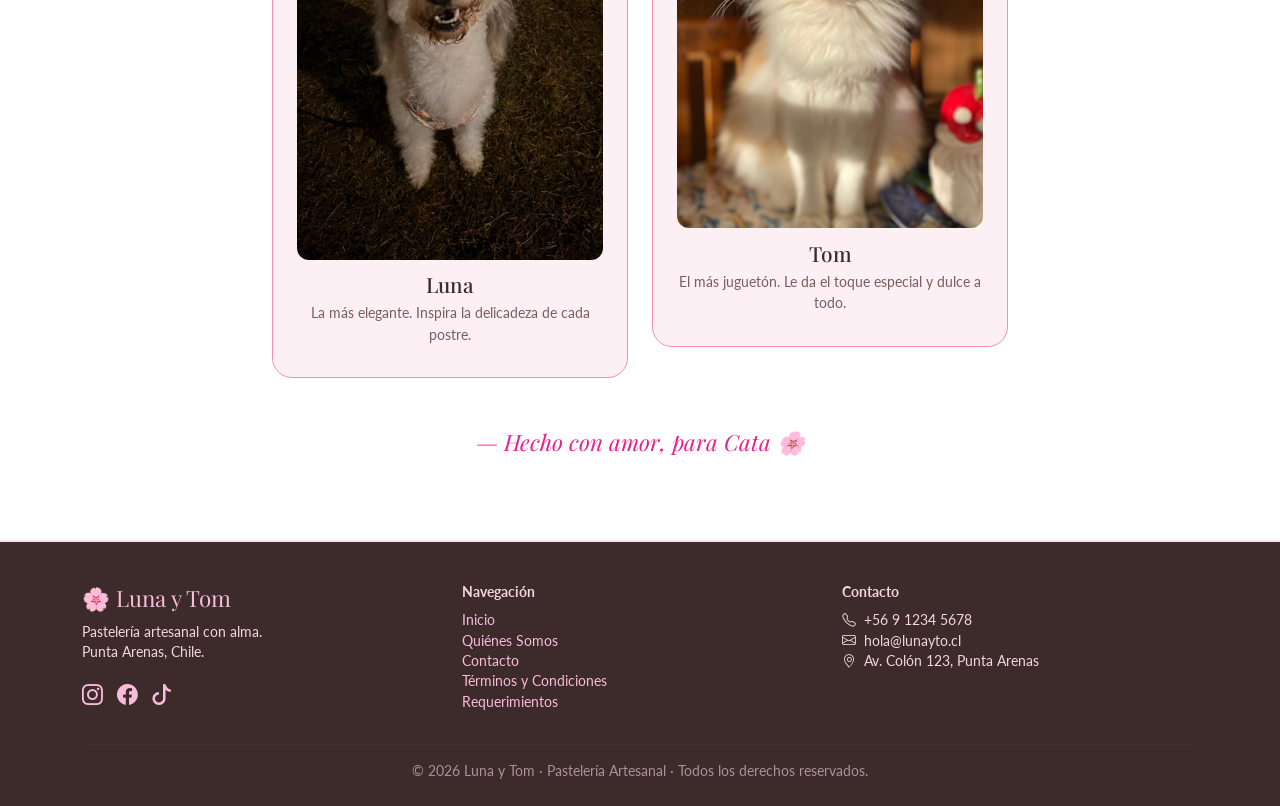
<file: nosotros.html>
<!DOCTYPE html>
<html lang="es">
<head>
  <meta charset="UTF-8" />
  <meta name="viewport" content="width=device-width, initial-scale=1.0" />
  <title>Quiénes Somos – Luna y Tom</title>

  <link href="https://cdn.jsdelivr.net/npm/bootstrap@5.3.3/dist/css/bootstrap.min.css" rel="stylesheet" />
  <link href="https://fonts.googleapis.com/css2?family=Playfair+Display:ital,wght@0,400;0,700;1,400&family=Lato:wght@300;400;700&display=swap" rel="stylesheet" />
  <link href="https://cdn.jsdelivr.net/npm/bootstrap-icons@1.11.3/font/bootstrap-icons.css" rel="stylesheet" />
  <link rel="stylesheet" href="style.css" />

  <style>
    .hero-nosotros {
      background: linear-gradient(135deg, var(--rosa-claro) 0%, #fff 55%, var(--rosa-medio) 100%);
      padding: 5rem 2rem 4rem;
      text-align: center;
    }
    .hero-nosotros h1 {
      font-family: 'Playfair Display', serif;
      font-size: clamp(2rem, 6vw, 3.5rem);
      color: var(--texto-oscuro);
    }
    .hero-nosotros h1 em { color: var(--rosa-fuerte); font-style: italic; }
    .hero-nosotros p {
      max-width: 500px;
      margin: 1rem auto 0;
      color: var(--texto-gris);
      line-height: 1.8;
    }

    /* ── TARJETAS PERSONAS ── */
    .persona-card {
      background: var(--blanco);
      border: 1.5px solid var(--rosa-borde);
      border-radius: 24px;
      padding: 2.5rem 2rem;
      text-align: center;
      height: 100%;
      transition: transform .25s, box-shadow .25s;
    }
    .persona-card:hover {
      transform: translateY(-6px);
      box-shadow: 0 16px 40px rgba(233,30,140,.13);
    }
    .persona-avatar {
      width: 100px; height: 100px;
      border-radius: 50%;
      background: linear-gradient(135deg, var(--rosa-medio), var(--rosa-fuerte));
      margin: 0 auto 1.2rem;
      display: flex;
      align-items: center;
      justify-content: center;
      font-size: 2.8rem;
      border: 4px solid var(--blanco);
      box-shadow: 0 4px 16px rgba(233,30,140,.2);
    }
    .persona-card h4 {
      font-family: 'Playfair Display', serif;
      font-size: 1.4rem;
      margin-bottom: .2rem;
    }
    .persona-card .rol {
      font-size: .8rem;
      color: var(--rosa-fuerte);
      font-weight: 700;
      text-transform: uppercase;
      letter-spacing: .08em;
      margin-bottom: .5rem;
    }
    .persona-card .universidad {
      font-size: .85rem;
      color: var(--texto-gris);
    }
    .persona-card .universidad i { color: var(--rosa-fuerte); }

    /* ── MASCOTAS ── */
    .mascotas-section {
      background: var(--blanco);
      border-top: 2px solid var(--rosa-claro);
      border-bottom: 2px solid var(--rosa-claro);
      padding: 4rem 2rem;
      text-align: center;
    }
    .mascota-card {
      background: var(--rosa-suave);
      border: 1.5px solid var(--rosa-borde);
      border-radius: 20px;
      padding: 2rem 1.5rem;
      transition: transform .25s;
    }
    .mascota-card:hover { transform: translateY(-4px); }
    .mascota-emoji { font-size: 4rem; margin-bottom: .8rem; }
    .mascota-card h5 {
      font-family: 'Playfair Display', serif;
      font-size: 1.3rem;
      margin-bottom: .3rem;
    }
    .mascota-card p {
      font-size: .9rem;
      color: var(--texto-gris);
      margin: 0;
    }

    .firma {
      font-family: 'Playfair Display', serif;
      font-size: 1.4rem;
      font-style: italic;
      color: var(--rosa-fuerte);
    }
  </style>
</head>
<body>

<!-- ══════════ NAVBAR ══════════ -->
<nav class="navbar navbar-expand-lg sticky-top shadow-sm">
  <div class="container">
    <a class="navbar-brand" href="index.html">🌸 Luna <span>&amp;</span> Tom</a>
    <button class="navbar-toggler" type="button" data-bs-toggle="collapse" data-bs-target="#navMenu">
      <span class="navbar-toggler-icon"></span>
    </button>
    <div class="collapse navbar-collapse" id="navMenu">
      <ul class="navbar-nav ms-auto align-items-lg-center gap-lg-2">
        <li class="nav-item"><a class="nav-link" href="index.html">Inicio</a></li>
        <li class="nav-item"><a class="nav-link active" href="nosotros.html">Quiénes Somos</a></li>
        <li class="nav-item"><a class="nav-link" href="contacto.html">Contacto</a></li>
        <li class="nav-item"><a class="nav-link" href="terminos.html">Términos</a></li>
        <li class="nav-item"><a class="nav-link" href="requerimientos.html">Requerimientos</a></li>
        <li class="nav-item ms-lg-3">
          <a href="index.html#pedido" class="btn-luna">
            <i class="bi bi-bag-heart me-1"></i> Hacer Pedido
          </a>
        </li>
      </ul>
    </div>
  </div>
</nav>

<!-- ══════════ HERO ══════════ -->
<section class="hero-nosotros fade-in">
  <p class="hero-eyebrow">✦ Quiénes Somos ✦</p>
  <h1>Un proyecto hecho<br><em>con amor</em></h1>
  <p>Esta pastelería nació de la pasión por la repostería y de querer crear algo especial juntos.</p>
</section>

<!-- ══════════ PERSONAS ══════════ -->
<section class="container py-5">
  <div class="divider">✦ ✦ ✦</div>
  <h2 class="section-title">Las personas detrás</h2>
  <p class="section-subtitle">Dos estudiantes INACAP con un dulce proyecto en común</p>

  <div class="row g-4 justify-content-center">

    <div class="col-sm-6 col-lg-5 fade-in">
      <div class="persona-card">
        <div class="persona-avatar">👩‍🍳</div>
        <h4>Catalina Ortiz</h4>
        <div class="rol">La repostera del equipo</div>
        <p class="universidad mt-2">
          <i class="bi bi-mortarboard-fill me-1"></i>
          Gastronomía · INACAP
        </p>
        <p class="mt-3" style="color:var(--texto-gris); font-size:.9rem; line-height:1.7;">
          La mente creativa detrás de cada receta. Su pasión por la repostería es lo que le da sabor y alma a este proyecto.
        </p>
      </div>
    </div>

    <div class="col-sm-6 col-lg-5 fade-in">
      <div class="persona-card">
        <div class="persona-avatar">👨‍💻</div>
        <h4>El desarrollador</h4>
        <div class="rol">El que construyó la web</div>
        <p class="universidad mt-2">
          <i class="bi bi-mortarboard-fill me-1"></i>
          Ingeniería en Informática · INACAP
        </p>
        <p class="mt-3" style="color:var(--texto-gris); font-size:.9rem; line-height:1.7;">
          Hizo esta página como un regalo para quien más admira. Porque a veces el código también puede ser una forma de decir te quiero.
        </p>
      </div>
    </div>

  </div>
</section>

<!-- ══════════ MASCOTAS ══════════ -->
<section class="mascotas-section fade-in">
  <div class="container">
    <p class="hero-eyebrow">✦ La inspiración del nombre ✦</p>
    <h2 class="section-title mb-2">Luna y Tom</h2>
    <p class="section-subtitle">Nuestras mascotas y las verdaderas jefas del negocio 🐾</p>

    <div class="row g-4 justify-content-center mt-2">
      <div class="col-sm-5 col-md-4 fade-in">
        <div class="mascota-card">
          <img src="lunita.jpg" alt="Luna"
               style="width:100%; border-radius:12px; margin-bottom:.8rem; display:block;" />
          <h5>Luna</h5>
          <p>La más elegante. Inspira la delicadeza de cada postre.</p>
        </div>
      </div>
      <div class="col-sm-5 col-md-4 fade-in">
        <div class="mascota-card">
          <img src="tom.jpg" alt="Tom"
               style="width:100%; border-radius:12px; margin-bottom:.8rem; display:block;" />
          <h5>Tom</h5>
          <p>El más juguetón. Le da el toque especial y dulce a todo.</p>
        </div>
      </div>
    </div>

    <p class="firma mt-5">— Hecho con amor, para Cata 🌸</p>
  </div>
</section>

<!-- ══════════ FOOTER ══════════ -->
<footer>
  <div class="container">
    <div class="row gy-3">
      <div class="col-md-4">
        <div class="brand">🌸 Luna y Tom</div>
        <p>Pastelería artesanal con alma.<br>Punta Arenas, Chile.</p>
        <div class="mt-2">
          <a href="#" class="social-icon"><i class="bi bi-instagram"></i></a>
          <a href="#" class="social-icon"><i class="bi bi-facebook"></i></a>
          <a href="#" class="social-icon"><i class="bi bi-tiktok"></i></a>
        </div>
      </div>
      <div class="col-md-4">
        <strong>Navegación</strong>
        <ul class="list-unstyled mt-2">
          <li><a href="index.html">Inicio</a></li>
          <li><a href="nosotros.html">Quiénes Somos</a></li>
          <li><a href="contacto.html">Contacto</a></li>
          <li><a href="terminos.html">Términos y Condiciones</a></li>
          <li><a href="requerimientos.html">Requerimientos</a></li>
        </ul>
      </div>
      <div class="col-md-4">
        <strong>Contacto</strong>
        <ul class="list-unstyled mt-2">
          <li><i class="bi bi-telephone me-1"></i> +56 9 1234 5678</li>
          <li><i class="bi bi-envelope me-1"></i> hola@lunayto.cl</li>
          <li><i class="bi bi-geo-alt me-1"></i> Av. Colón 123, Punta Arenas</li>
        </ul>
      </div>
    </div>
    <hr />
    <p class="text-center mb-0" style="opacity:.6;">
      © 2026 Luna y Tom · Pastelería Artesanal · Todos los derechos reservados.
    </p>
  </div>
</footer>

<script src="https://cdn.jsdelivr.net/npm/bootstrap@5.3.3/dist/js/bootstrap.bundle.min.js"></script>
<script>
  const obs = new IntersectionObserver(entries => {
    entries.forEach(en => {
      if (en.isIntersecting) { en.target.classList.add('visible'); obs.unobserve(en.target); }
    });
  }, { threshold: 0.1 });
  document.querySelectorAll('.fade-in').forEach(el => obs.observe(el));
</script>

</body>
</html>
</file>
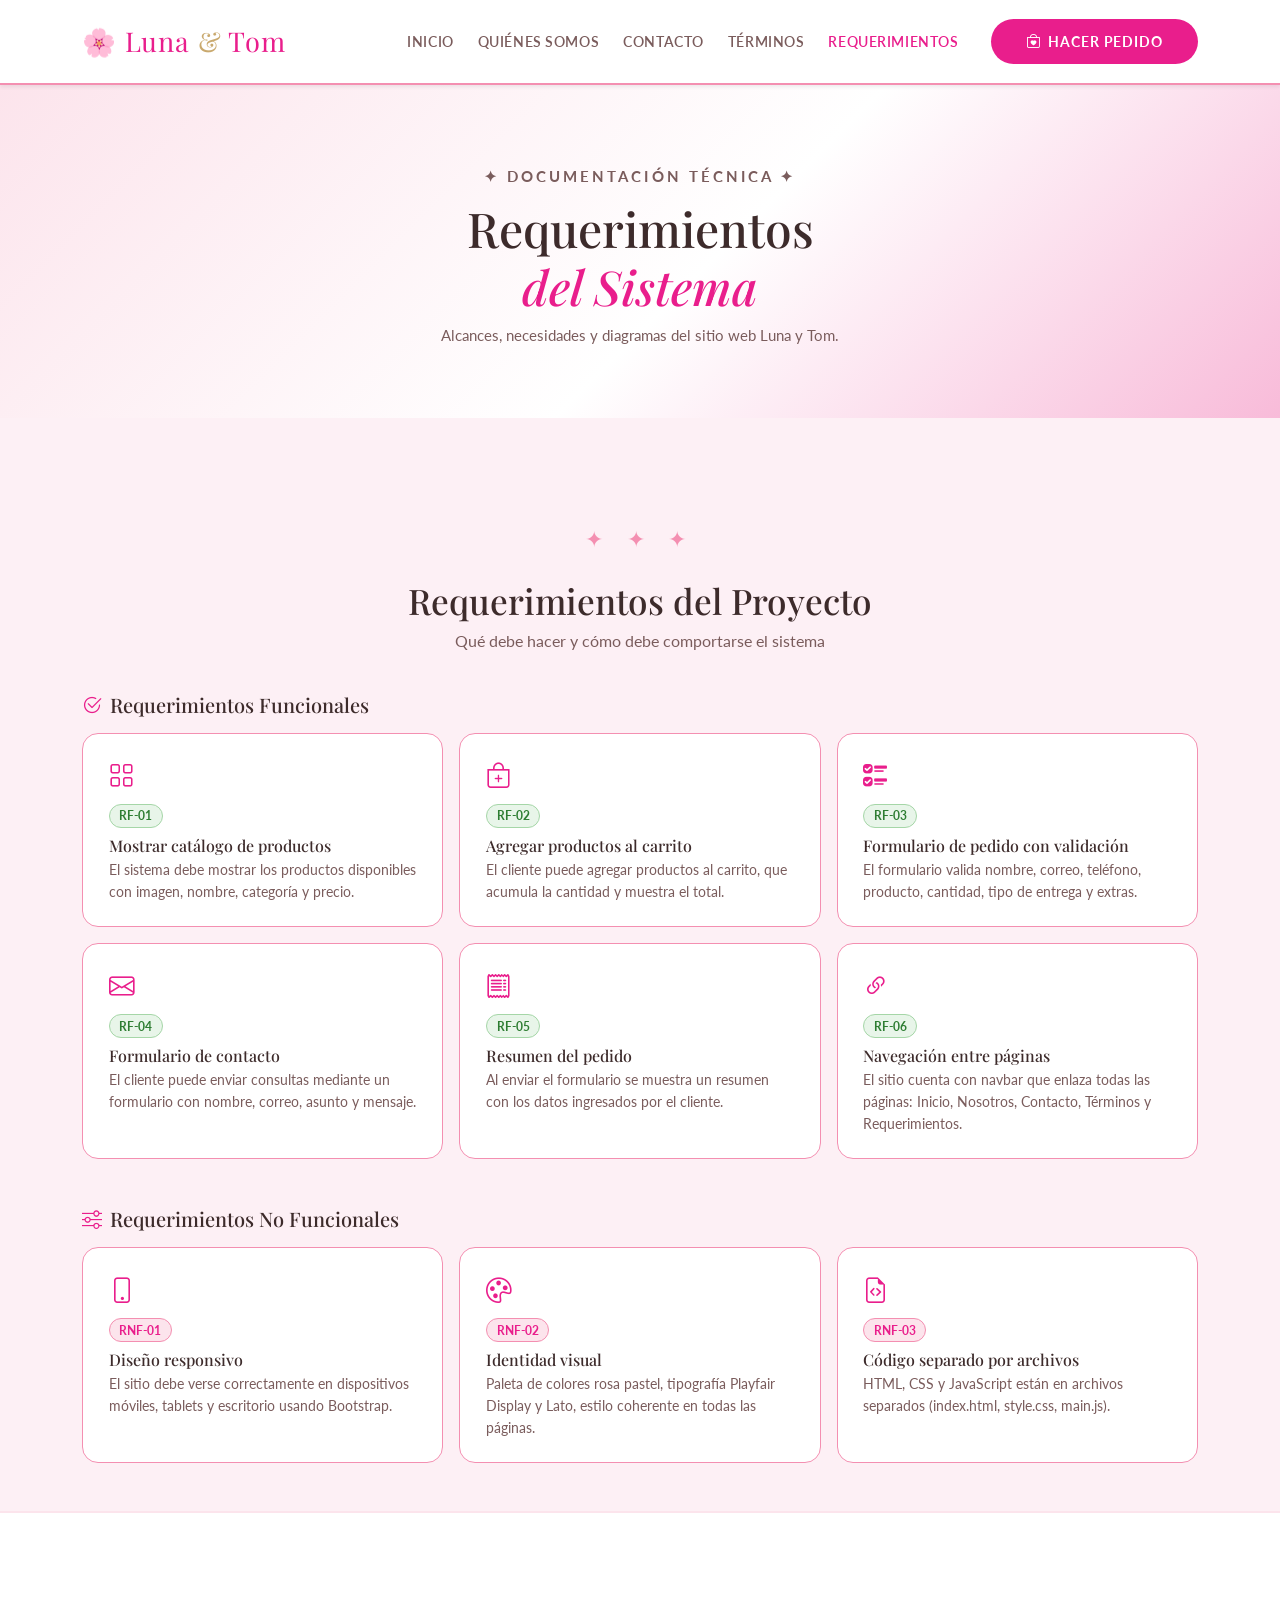
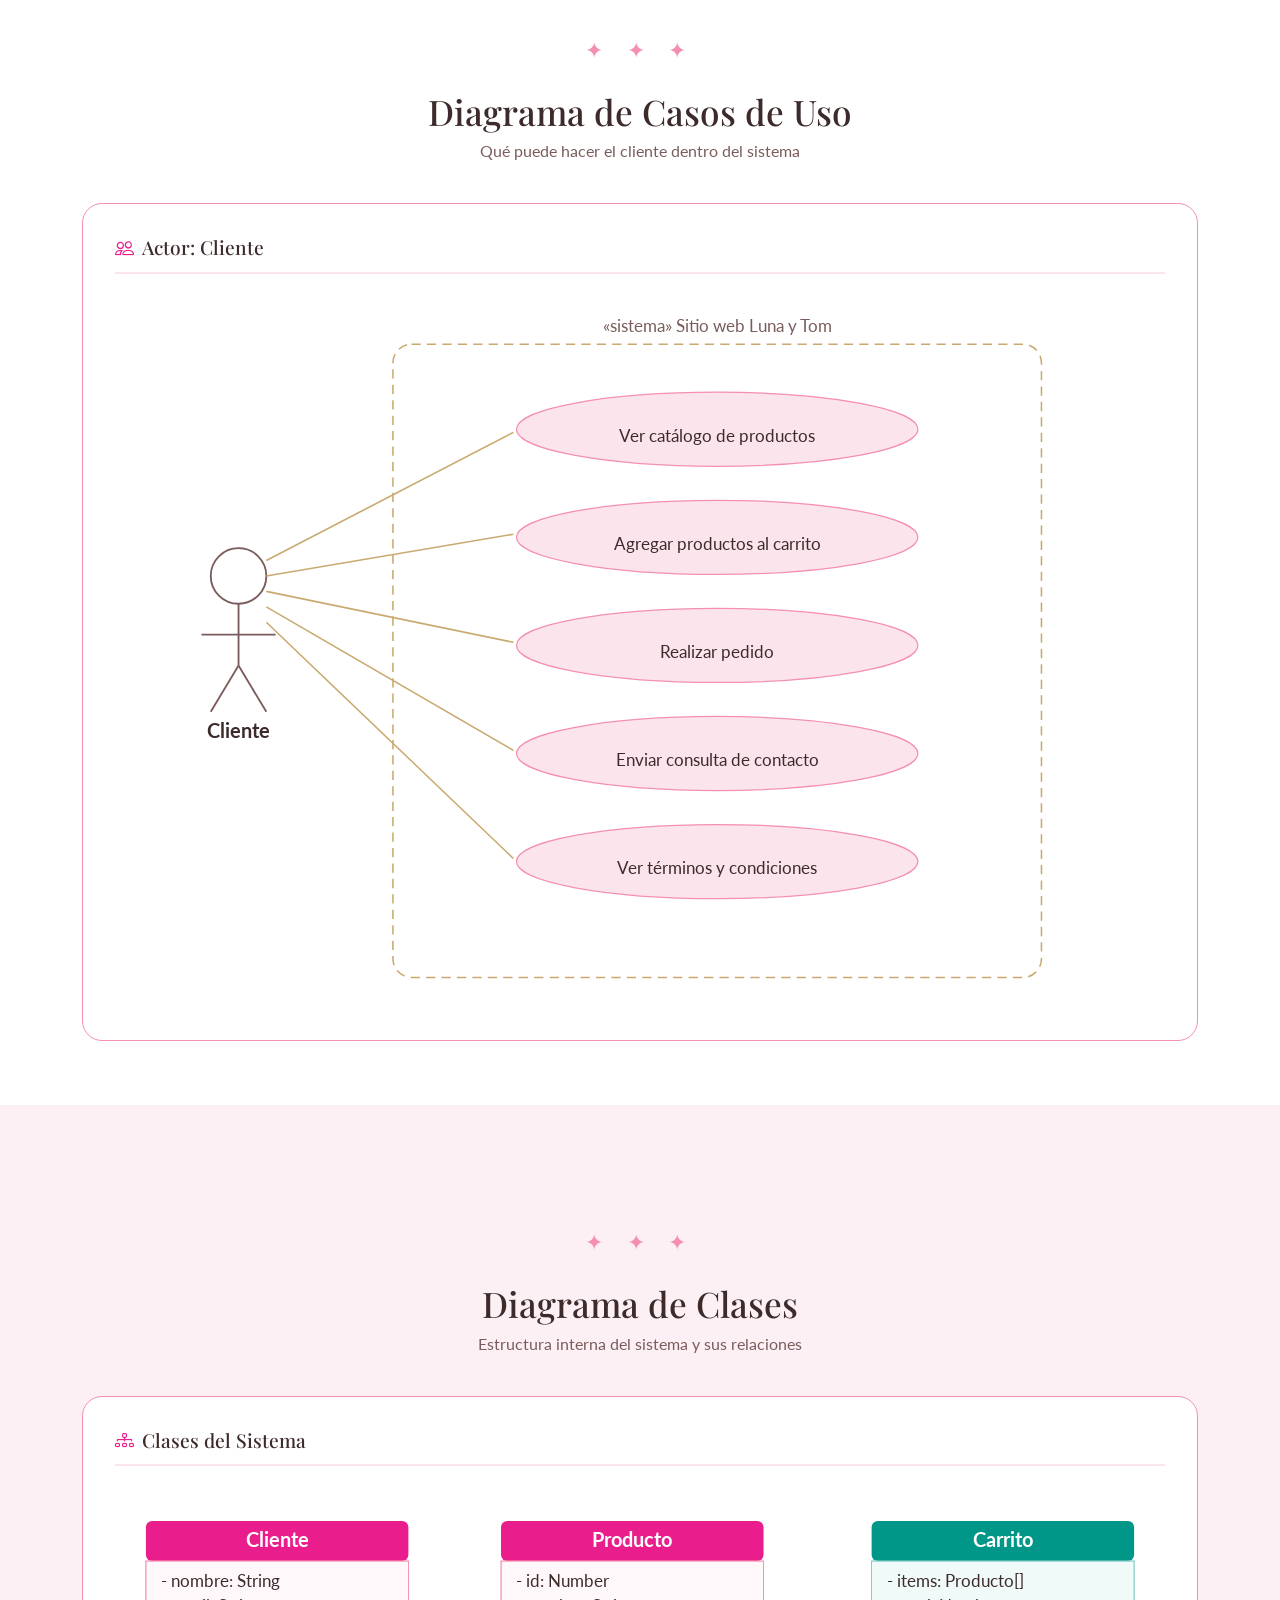
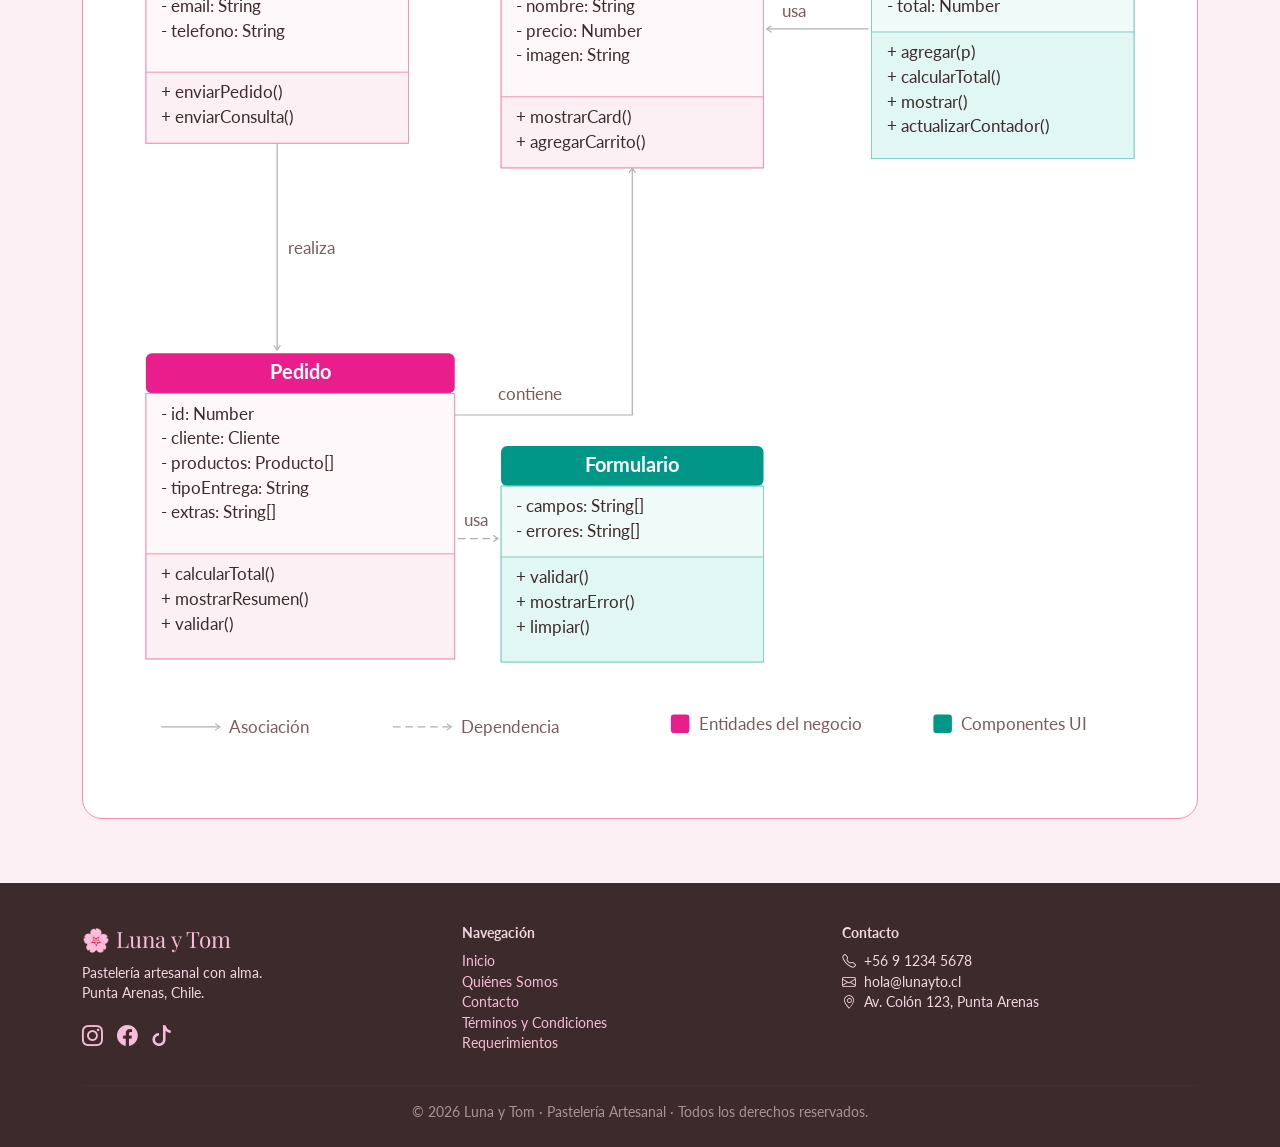
<file: requerimientos.html>
<!DOCTYPE html>
<html lang="es">
<head>
  <meta charset="UTF-8" />
  <meta name="viewport" content="width=device-width, initial-scale=1.0" />
  <title>Requerimientos – Luna y Tom</title>

  <link href="https://cdn.jsdelivr.net/npm/bootstrap@5.3.3/dist/css/bootstrap.min.css" rel="stylesheet" />
  <link href="https://fonts.googleapis.com/css2?family=Playfair+Display:ital,wght@0,400;0,700;1,400&family=Lato:wght@300;400;700&display=swap" rel="stylesheet" />
  <link href="https://cdn.jsdelivr.net/npm/bootstrap-icons@1.11.3/font/bootstrap-icons.css" rel="stylesheet" />
  <link rel="stylesheet" href="style.css" />

  <style>
    .hero-req {
      background: linear-gradient(135deg, var(--rosa-claro) 0%, #fff 55%, var(--rosa-medio) 100%);
      padding: 4.5rem 2rem 3.5rem;
      text-align: center;
    }
    .hero-req h1 {
      font-family: 'Playfair Display', serif;
      font-size: clamp(1.8rem, 5vw, 3rem);
      color: var(--texto-oscuro);
    }
    .hero-req h1 em { color: var(--rosa-fuerte); font-style: italic; }
    .hero-req p { color: var(--texto-gris); font-size: .95rem; margin-top: .5rem; }

    .req-card {
      background: var(--blanco);
      border: 1.5px solid var(--rosa-borde);
      border-radius: 16px;
      padding: 1.4rem 1.6rem;
      height: 100%;
      transition: transform .2s, box-shadow .2s;
    }
    .req-card:hover {
      transform: translateY(-4px);
      box-shadow: 0 12px 30px rgba(233,30,140,.1);
    }
    .req-card .req-icon { font-size: 1.6rem; color: var(--rosa-fuerte); margin-bottom: .5rem; }
    .req-card h6 { font-family: 'Playfair Display', serif; font-size: 1rem; margin-bottom: .3rem; }
    .req-card p  { font-size: .85rem; color: var(--texto-gris); line-height: 1.6; margin: 0; }

    .badge-func {
      background: #e8f5e9; color: #2e7d32;
      border: 1px solid #a5d6a7;
      border-radius: 50px; font-size: .72rem;
      font-weight: 700; padding: .15rem .6rem;
    }
    .badge-nofunc {
      background: var(--rosa-claro); color: var(--rosa-fuerte);
      border: 1px solid var(--rosa-borde);
      border-radius: 50px; font-size: .72rem;
      font-weight: 700; padding: .15rem .6rem;
    }

    .diagrama-box {
      background: var(--blanco);
      border: 1.5px solid var(--rosa-borde);
      border-radius: 20px;
      padding: 2rem;
      overflow-x: auto;
    }
    .diagrama-box h5 {
      font-family: 'Playfair Display', serif;
      font-size: 1.2rem;
      color: var(--texto-oscuro);
      margin-bottom: 1.5rem;
      padding-bottom: .8rem;
      border-bottom: 2px solid var(--rosa-claro);
    }
  </style>
</head>
<body>

<!-- ══════════ NAVBAR ══════════ -->
<nav class="navbar navbar-expand-lg sticky-top shadow-sm">
  <div class="container">
    <a class="navbar-brand" href="index.html">🌸 Luna <span>&amp;</span> Tom</a>
    <button class="navbar-toggler" type="button" data-bs-toggle="collapse" data-bs-target="#navMenu">
      <span class="navbar-toggler-icon"></span>
    </button>
    <div class="collapse navbar-collapse" id="navMenu">
      <ul class="navbar-nav ms-auto align-items-lg-center gap-lg-2">
        <li class="nav-item"><a class="nav-link" href="index.html">Inicio</a></li>
        <li class="nav-item"><a class="nav-link" href="nosotros.html">Quiénes Somos</a></li>
        <li class="nav-item"><a class="nav-link" href="contacto.html">Contacto</a></li>
        <li class="nav-item"><a class="nav-link" href="terminos.html">Términos</a></li>
        <li class="nav-item"><a class="nav-link active" href="requerimientos.html">Requerimientos</a></li>
        <li class="nav-item ms-lg-3">
          <a href="index.html#pedido" class="btn-luna">
            <i class="bi bi-bag-heart me-1"></i> Hacer Pedido
          </a>
        </li>
      </ul>
    </div>
  </div>
</nav>

<!-- ══════════ HERO ══════════ -->
<section class="hero-req fade-in">
  <p class="hero-eyebrow">✦ Documentación técnica ✦</p>
  <h1>Requerimientos<br><em>del Sistema</em></h1>
  <p>Alcances, necesidades y diagramas del sitio web Luna y Tom.</p>
</section>

<!-- ══════════ REQUERIMIENTOS ══════════ -->
<section class="container py-5">
  <div class="divider">✦ ✦ ✦</div>
  <h2 class="section-title">Requerimientos del Proyecto</h2>
  <p class="section-subtitle">Qué debe hacer y cómo debe comportarse el sistema</p>

  <h5 class="mb-3" style="font-family:'Playfair Display',serif; color:var(--texto-oscuro);">
    <i class="bi bi-check2-circle me-2" style="color:var(--rosa-fuerte);"></i>Requerimientos Funcionales
  </h5>
  <div class="row g-3 mb-5">
    <div class="col-sm-6 col-lg-4 fade-in">
      <div class="req-card">
        <div class="req-icon"><i class="bi bi-grid"></i></div>
        <span class="badge-func mb-2 d-inline-block">RF-01</span>
        <h6>Mostrar catálogo de productos</h6>
        <p>El sistema debe mostrar los productos disponibles con imagen, nombre, categoría y precio.</p>
      </div>
    </div>
    <div class="col-sm-6 col-lg-4 fade-in">
      <div class="req-card">
        <div class="req-icon"><i class="bi bi-bag-plus"></i></div>
        <span class="badge-func mb-2 d-inline-block">RF-02</span>
        <h6>Agregar productos al carrito</h6>
        <p>El cliente puede agregar productos al carrito, que acumula la cantidad y muestra el total.</p>
      </div>
    </div>
    <div class="col-sm-6 col-lg-4 fade-in">
      <div class="req-card">
        <div class="req-icon"><i class="bi bi-ui-checks"></i></div>
        <span class="badge-func mb-2 d-inline-block">RF-03</span>
        <h6>Formulario de pedido con validación</h6>
        <p>El formulario valida nombre, correo, teléfono, producto, cantidad, tipo de entrega y extras.</p>
      </div>
    </div>
    <div class="col-sm-6 col-lg-4 fade-in">
      <div class="req-card">
        <div class="req-icon"><i class="bi bi-envelope"></i></div>
        <span class="badge-func mb-2 d-inline-block">RF-04</span>
        <h6>Formulario de contacto</h6>
        <p>El cliente puede enviar consultas mediante un formulario con nombre, correo, asunto y mensaje.</p>
      </div>
    </div>
    <div class="col-sm-6 col-lg-4 fade-in">
      <div class="req-card">
        <div class="req-icon"><i class="bi bi-receipt"></i></div>
        <span class="badge-func mb-2 d-inline-block">RF-05</span>
        <h6>Resumen del pedido</h6>
        <p>Al enviar el formulario se muestra un resumen con los datos ingresados por el cliente.</p>
      </div>
    </div>
    <div class="col-sm-6 col-lg-4 fade-in">
      <div class="req-card">
        <div class="req-icon"><i class="bi bi-link-45deg"></i></div>
        <span class="badge-func mb-2 d-inline-block">RF-06</span>
        <h6>Navegación entre páginas</h6>
        <p>El sitio cuenta con navbar que enlaza todas las páginas: Inicio, Nosotros, Contacto, Términos y Requerimientos.</p>
      </div>
    </div>
  </div>

  <h5 class="mb-3" style="font-family:'Playfair Display',serif; color:var(--texto-oscuro);">
    <i class="bi bi-sliders me-2" style="color:var(--rosa-fuerte);"></i>Requerimientos No Funcionales
  </h5>
  <div class="row g-3">
    <div class="col-sm-6 col-lg-4 fade-in">
      <div class="req-card">
        <div class="req-icon"><i class="bi bi-phone"></i></div>
        <span class="badge-nofunc mb-2 d-inline-block">RNF-01</span>
        <h6>Diseño responsivo</h6>
        <p>El sitio debe verse correctamente en dispositivos móviles, tablets y escritorio usando Bootstrap.</p>
      </div>
    </div>
    <div class="col-sm-6 col-lg-4 fade-in">
      <div class="req-card">
        <div class="req-icon"><i class="bi bi-palette"></i></div>
        <span class="badge-nofunc mb-2 d-inline-block">RNF-02</span>
        <h6>Identidad visual</h6>
        <p>Paleta de colores rosa pastel, tipografía Playfair Display y Lato, estilo coherente en todas las páginas.</p>
      </div>
    </div>
    <div class="col-sm-6 col-lg-4 fade-in">
      <div class="req-card">
        <div class="req-icon"><i class="bi bi-file-earmark-code"></i></div>
        <span class="badge-nofunc mb-2 d-inline-block">RNF-03</span>
        <h6>Código separado por archivos</h6>
        <p>HTML, CSS y JavaScript están en archivos separados (index.html, style.css, main.js).</p>
      </div>
    </div>
  </div>
</section>

<!-- ══════════ DIAGRAMA CASOS DE USO ══════════ -->
<section style="background:var(--blanco); border-top:2px solid var(--rosa-claro); padding:4rem 0;">
  <div class="container">
    <div class="divider">✦ ✦ ✦</div>
    <h2 class="section-title">Diagrama de Casos de Uso</h2>
    <p class="section-subtitle">Qué puede hacer el cliente dentro del sistema</p>

    <div class="diagrama-box fade-in">
      <h5><i class="bi bi-people me-2" style="color:var(--rosa-fuerte);"></i>Actor: Cliente</h5>
      <svg width="100%" viewBox="0 0 680 460" xmlns="http://www.w3.org/2000/svg">

        <!-- Sistema -->
        <rect x="180" y="30" width="420" height="410" rx="12"
              fill="none" stroke="#c9a96e" stroke-width="1" stroke-dasharray="6 4"/>
        <text font-family="Lato,sans-serif" font-size="11" fill="#7a5c5c"
              x="390" y="22" text-anchor="middle">«sistema» Sitio web Luna y Tom</text>

        <!-- UC1 -->
        <ellipse cx="390" cy="85"  rx="130" ry="24" fill="#fce4ec" stroke="#f48fb1" stroke-width="0.8"/>
        <text font-family="Lato,sans-serif" font-size="11" fill="#3d2b2b"
              x="390" y="89" text-anchor="middle" dominant-baseline="central">Ver catálogo de productos</text>
        <!-- UC2 -->
        <ellipse cx="390" cy="155" rx="130" ry="24" fill="#fce4ec" stroke="#f48fb1" stroke-width="0.8"/>
        <text font-family="Lato,sans-serif" font-size="11" fill="#3d2b2b"
              x="390" y="159" text-anchor="middle" dominant-baseline="central">Agregar productos al carrito</text>
        <!-- UC3 -->
        <ellipse cx="390" cy="225" rx="130" ry="24" fill="#fce4ec" stroke="#f48fb1" stroke-width="0.8"/>
        <text font-family="Lato,sans-serif" font-size="11" fill="#3d2b2b"
              x="390" y="229" text-anchor="middle" dominant-baseline="central">Realizar pedido</text>
        <!-- UC4 -->
        <ellipse cx="390" cy="295" rx="130" ry="24" fill="#fce4ec" stroke="#f48fb1" stroke-width="0.8"/>
        <text font-family="Lato,sans-serif" font-size="11" fill="#3d2b2b"
              x="390" y="299" text-anchor="middle" dominant-baseline="central">Enviar consulta de contacto</text>
        <!-- UC5 -->
        <ellipse cx="390" cy="365" rx="130" ry="24" fill="#fce4ec" stroke="#f48fb1" stroke-width="0.8"/>
        <text font-family="Lato,sans-serif" font-size="11" fill="#3d2b2b"
              x="390" y="369" text-anchor="middle" dominant-baseline="central">Ver términos y condiciones</text>

        <!-- Actor -->
        <circle cx="80" cy="180" r="18" fill="none" stroke="#7a5c5c" stroke-width="1.2"/>
        <line x1="80" y1="198" x2="80"  y2="238" stroke="#7a5c5c" stroke-width="1.2"/>
        <line x1="56" y1="218" x2="104" y2="218" stroke="#7a5c5c" stroke-width="1.2"/>
        <line x1="80" y1="238" x2="62"  y2="268" stroke="#7a5c5c" stroke-width="1.2"/>
        <line x1="80" y1="238" x2="98"  y2="268" stroke="#7a5c5c" stroke-width="1.2"/>
        <text font-family="Lato,sans-serif" font-size="13" font-weight="700" fill="#3d2b2b"
              x="80" y="285" text-anchor="middle">Cliente</text>

        <!-- Asociaciones -->
        <line x1="98" y1="170" x2="258" y2="87"  stroke="#c9a96e" stroke-width="1"/>
        <line x1="98" y1="180" x2="258" y2="153" stroke="#c9a96e" stroke-width="1"/>
        <line x1="98" y1="190" x2="258" y2="223" stroke="#c9a96e" stroke-width="1"/>
        <line x1="98" y1="200" x2="258" y2="293" stroke="#c9a96e" stroke-width="1"/>
        <line x1="98" y1="210" x2="258" y2="363" stroke="#c9a96e" stroke-width="1"/>
      </svg>
    </div>
  </div>
</section>

<!-- ══════════ DIAGRAMA DE CLASES ══════════ -->
<section style="padding:4rem 0;">
  <div class="container">
    <div class="divider">✦ ✦ ✦</div>
    <h2 class="section-title">Diagrama de Clases</h2>
    <p class="section-subtitle">Estructura interna del sistema y sus relaciones</p>

    <div class="diagrama-box fade-in">
      <h5><i class="bi bi-diagram-3 me-2" style="color:var(--rosa-fuerte);"></i>Clases del Sistema</h5>

      <svg width="100%" viewBox="0 0 680 580" xmlns="http://www.w3.org/2000/svg">
        <defs>
          <marker id="arr" viewBox="0 0 10 10" refX="8" refY="5" markerWidth="6" markerHeight="6" orient="auto-start-reverse">
            <path d="M2 1L8 5L2 9" fill="none" stroke="#b0b0b0" stroke-width="1.5" stroke-linecap="round" stroke-linejoin="round"/>
          </marker>
        </defs>

        <!-- ══ FILA 1: Cliente | Producto | Carrito ══ -->

        <!-- Cliente x=20 w=170 -->
        <rect x="20"  y="20"  width="170" height="26" rx="4" fill="#e91e8c"/>
        <text font-family="Lato,sans-serif" font-size="13" font-weight="700" fill="#fff"
              x="105" y="37" text-anchor="middle">Cliente</text>
        <rect x="20"  y="46"  width="170" height="72" fill="#fff8fb" stroke="#f48fb1" stroke-width="0.5"/>
        <text font-family="Lato,sans-serif" font-size="11" fill="#3d2b2b" x="30" y="63">- nombre: String</text>
        <text font-family="Lato,sans-serif" font-size="11" fill="#3d2b2b" x="30" y="79">- email: String</text>
        <text font-family="Lato,sans-serif" font-size="11" fill="#3d2b2b" x="30" y="95">- telefono: String</text>
        <rect x="20"  y="118" width="170" height="46" fill="#fdf0f5" stroke="#f48fb1" stroke-width="0.5"/>
        <text font-family="Lato,sans-serif" font-size="11" fill="#3d2b2b" x="30" y="135">+ enviarPedido()</text>
        <text font-family="Lato,sans-serif" font-size="11" fill="#3d2b2b" x="30" y="151">+ enviarConsulta()</text>
        <rect x="20"  y="46"  width="170" height="118" fill="none" stroke="#f48fb1" stroke-width="0.5"/>

        <!-- Producto x=250 w=170 -->
        <rect x="250" y="20"  width="170" height="26" rx="4" fill="#e91e8c"/>
        <text font-family="Lato,sans-serif" font-size="13" font-weight="700" fill="#fff"
              x="335" y="37" text-anchor="middle">Producto</text>
        <rect x="250" y="46"  width="170" height="88" fill="#fff8fb" stroke="#f48fb1" stroke-width="0.5"/>
        <text font-family="Lato,sans-serif" font-size="11" fill="#3d2b2b" x="260" y="63">- id: Number</text>
        <text font-family="Lato,sans-serif" font-size="11" fill="#3d2b2b" x="260" y="79">- nombre: String</text>
        <text font-family="Lato,sans-serif" font-size="11" fill="#3d2b2b" x="260" y="95">- precio: Number</text>
        <text font-family="Lato,sans-serif" font-size="11" fill="#3d2b2b" x="260" y="111">- imagen: String</text>
        <rect x="250" y="134" width="170" height="46" fill="#fdf0f5" stroke="#f48fb1" stroke-width="0.5"/>
        <text font-family="Lato,sans-serif" font-size="11" fill="#3d2b2b" x="260" y="151">+ mostrarCard()</text>
        <text font-family="Lato,sans-serif" font-size="11" fill="#3d2b2b" x="260" y="167">+ agregarCarrito()</text>
        <rect x="250" y="46"  width="170" height="134" fill="none" stroke="#f48fb1" stroke-width="0.5"/>

        <!-- Carrito x=490 w=170 -->
        <rect x="490" y="20"  width="170" height="26" rx="4" fill="#009688"/>
        <text font-family="Lato,sans-serif" font-size="13" font-weight="700" fill="#fff"
              x="575" y="37" text-anchor="middle">Carrito</text>
        <rect x="490" y="46"  width="170" height="46" fill="#f0faf9" stroke="#80cbc4" stroke-width="0.5"/>
        <text font-family="Lato,sans-serif" font-size="11" fill="#3d2b2b" x="500" y="63">- items: Producto[]</text>
        <text font-family="Lato,sans-serif" font-size="11" fill="#3d2b2b" x="500" y="79">- total: Number</text>
        <rect x="490" y="92"  width="170" height="82" fill="#e0f7f4" stroke="#80cbc4" stroke-width="0.5"/>
        <text font-family="Lato,sans-serif" font-size="11" fill="#3d2b2b" x="500" y="109">+ agregar(p)</text>
        <text font-family="Lato,sans-serif" font-size="11" fill="#3d2b2b" x="500" y="125">+ calcularTotal()</text>
        <text font-family="Lato,sans-serif" font-size="11" fill="#3d2b2b" x="500" y="141">+ mostrar()</text>
        <text font-family="Lato,sans-serif" font-size="11" fill="#3d2b2b" x="500" y="157">+ actualizarContador()</text>
        <rect x="490" y="46"  width="170" height="128" fill="none" stroke="#80cbc4" stroke-width="0.5"/>

        <!-- ══ RELACIONES FILA 1 ══ -->

        <!-- Carrito → Producto: usa (horizontal) -->
        <line x1="488" y1="90" x2="422" y2="90"
              stroke="#b0b0b0" stroke-width="0.8" marker-end="url(#arr)"/>
        <text font-family="Lato,sans-serif" font-size="11" fill="#7a5c5c" x="432" y="82">usa</text>

        <!-- ══ FILA 2: Pedido | Formulario ══ -->

        <!-- flecha vertical Cliente → Pedido -->
        <line x1="105" y1="164" x2="105" y2="298"
              stroke="#b0b0b0" stroke-width="0.8" marker-end="url(#arr)"/>
        <text font-family="Lato,sans-serif" font-size="11" fill="#7a5c5c" x="112" y="236">realiza</text>

        <!-- Pedido x=20 y=300 w=200 -->
        <rect x="20"  y="300" width="200" height="26"  rx="4" fill="#e91e8c"/>
        <text font-family="Lato,sans-serif" font-size="13" font-weight="700" fill="#fff"
              x="120" y="317" text-anchor="middle">Pedido</text>
        <rect x="20"  y="326" width="200" height="104" fill="#fff8fb" stroke="#f48fb1" stroke-width="0.5"/>
        <text font-family="Lato,sans-serif" font-size="11" fill="#3d2b2b" x="30" y="343">- id: Number</text>
        <text font-family="Lato,sans-serif" font-size="11" fill="#3d2b2b" x="30" y="359">- cliente: Cliente</text>
        <text font-family="Lato,sans-serif" font-size="11" fill="#3d2b2b" x="30" y="375">- productos: Producto[]</text>
        <text font-family="Lato,sans-serif" font-size="11" fill="#3d2b2b" x="30" y="391">- tipoEntrega: String</text>
        <text font-family="Lato,sans-serif" font-size="11" fill="#3d2b2b" x="30" y="407">- extras: String[]</text>
        <rect x="20"  y="430" width="200" height="68"  fill="#fdf0f5" stroke="#f48fb1" stroke-width="0.5"/>
        <text font-family="Lato,sans-serif" font-size="11" fill="#3d2b2b" x="30" y="447">+ calcularTotal()</text>
        <text font-family="Lato,sans-serif" font-size="11" fill="#3d2b2b" x="30" y="463">+ mostrarResumen()</text>
        <text font-family="Lato,sans-serif" font-size="11" fill="#3d2b2b" x="30" y="479">+ validar()</text>
        <rect x="20"  y="326" width="200" height="172" fill="none" stroke="#f48fb1" stroke-width="0.5"/>

        <!-- Pedido → Producto: contiene (L-bend hacia fila 1) -->
        <path d="M220 340 L335 340 L335 180"
              fill="none" stroke="#b0b0b0" stroke-width="0.8" marker-end="url(#arr)"/>
        <text font-family="Lato,sans-serif" font-size="11" fill="#7a5c5c" x="248" y="330">contiene</text>

        <!-- Pedido → Formulario: usa (horizontal punteado) -->
        <line x1="222" y1="420" x2="248" y2="420"
              stroke="#b0b0b0" stroke-width="0.8" stroke-dasharray="5 3" marker-end="url(#arr)"/>
        <text font-family="Lato,sans-serif" font-size="11" fill="#7a5c5c" x="226" y="412">usa</text>

        <!-- Formulario x=250 y=360 w=170 -->
        <rect x="250" y="360" width="170" height="26"  rx="4" fill="#009688"/>
        <text font-family="Lato,sans-serif" font-size="13" font-weight="700" fill="#fff"
              x="335" y="377" text-anchor="middle">Formulario</text>
        <rect x="250" y="386" width="170" height="46"  fill="#f0faf9" stroke="#80cbc4" stroke-width="0.5"/>
        <text font-family="Lato,sans-serif" font-size="11" fill="#3d2b2b" x="260" y="403">- campos: String[]</text>
        <text font-family="Lato,sans-serif" font-size="11" fill="#3d2b2b" x="260" y="419">- errores: String[]</text>
        <rect x="250" y="432" width="170" height="68"  fill="#e0f7f4" stroke="#80cbc4" stroke-width="0.5"/>
        <text font-family="Lato,sans-serif" font-size="11" fill="#3d2b2b" x="260" y="449">+ validar()</text>
        <text font-family="Lato,sans-serif" font-size="11" fill="#3d2b2b" x="260" y="465">+ mostrarError()</text>
        <text font-family="Lato,sans-serif" font-size="11" fill="#3d2b2b" x="260" y="481">+ limpiar()</text>
        <rect x="250" y="386" width="170" height="114" fill="none" stroke="#80cbc4" stroke-width="0.5"/>

        <!-- ══ LEYENDA ══ -->
        <line x1="30"  y1="542" x2="68"  y2="542" stroke="#b0b0b0" stroke-width="0.8" marker-end="url(#arr)"/>
        <text font-family="Lato,sans-serif" font-size="11" fill="#7a5c5c" x="74"  y="546">Asociación</text>
        <line x1="180" y1="542" x2="218" y2="542" stroke="#b0b0b0" stroke-width="0.8" stroke-dasharray="5 3" marker-end="url(#arr)"/>
        <text font-family="Lato,sans-serif" font-size="11" fill="#7a5c5c" x="224" y="546">Dependencia</text>
        <rect x="360" y="534" width="12" height="12" rx="2" fill="#e91e8c"/>
        <text font-family="Lato,sans-serif" font-size="11" fill="#7a5c5c" x="378" y="544">Entidades del negocio</text>
        <rect x="530" y="534" width="12" height="12" rx="2" fill="#009688"/>
        <text font-family="Lato,sans-serif" font-size="11" fill="#7a5c5c" x="548" y="544">Componentes UI</text>
      </svg>
    </div>
  </div>
</section>

<!-- ══════════ FOOTER ══════════ -->
<footer>
  <div class="container">
    <div class="row gy-3">
      <div class="col-md-4">
        <div class="brand">🌸 Luna y Tom</div>
        <p>Pastelería artesanal con alma.<br>Punta Arenas, Chile.</p>
        <div class="mt-2">
          <a href="#" class="social-icon"><i class="bi bi-instagram"></i></a>
          <a href="#" class="social-icon"><i class="bi bi-facebook"></i></a>
          <a href="#" class="social-icon"><i class="bi bi-tiktok"></i></a>
        </div>
      </div>
      <div class="col-md-4">
        <strong>Navegación</strong>
        <ul class="list-unstyled mt-2">
          <li><a href="index.html">Inicio</a></li>
          <li><a href="nosotros.html">Quiénes Somos</a></li>
          <li><a href="contacto.html">Contacto</a></li>
          <li><a href="terminos.html">Términos y Condiciones</a></li>
          <li><a href="requerimientos.html">Requerimientos</a></li>
        </ul>
      </div>
      <div class="col-md-4">
        <strong>Contacto</strong>
        <ul class="list-unstyled mt-2">
          <li><i class="bi bi-telephone me-1"></i> +56 9 1234 5678</li>
          <li><i class="bi bi-envelope me-1"></i> hola@lunayto.cl</li>
          <li><i class="bi bi-geo-alt me-1"></i> Av. Colón 123, Punta Arenas</li>
        </ul>
      </div>
    </div>
    <hr />
    <p class="text-center mb-0" style="opacity:.6;">
      © 2026 Luna y Tom · Pastelería Artesanal · Todos los derechos reservados.
    </p>
  </div>
</footer>

<script src="https://cdn.jsdelivr.net/npm/bootstrap@5.3.3/dist/js/bootstrap.bundle.min.js"></script>
<script>
  const obs = new IntersectionObserver(entries => {
    entries.forEach(en => {
      if (en.isIntersecting) { en.target.classList.add('visible'); obs.unobserve(en.target); }
    });
  }, { threshold: 0.08 });
  document.querySelectorAll('.fade-in').forEach(el => obs.observe(el));
</script>

</body>
</html>
</file>
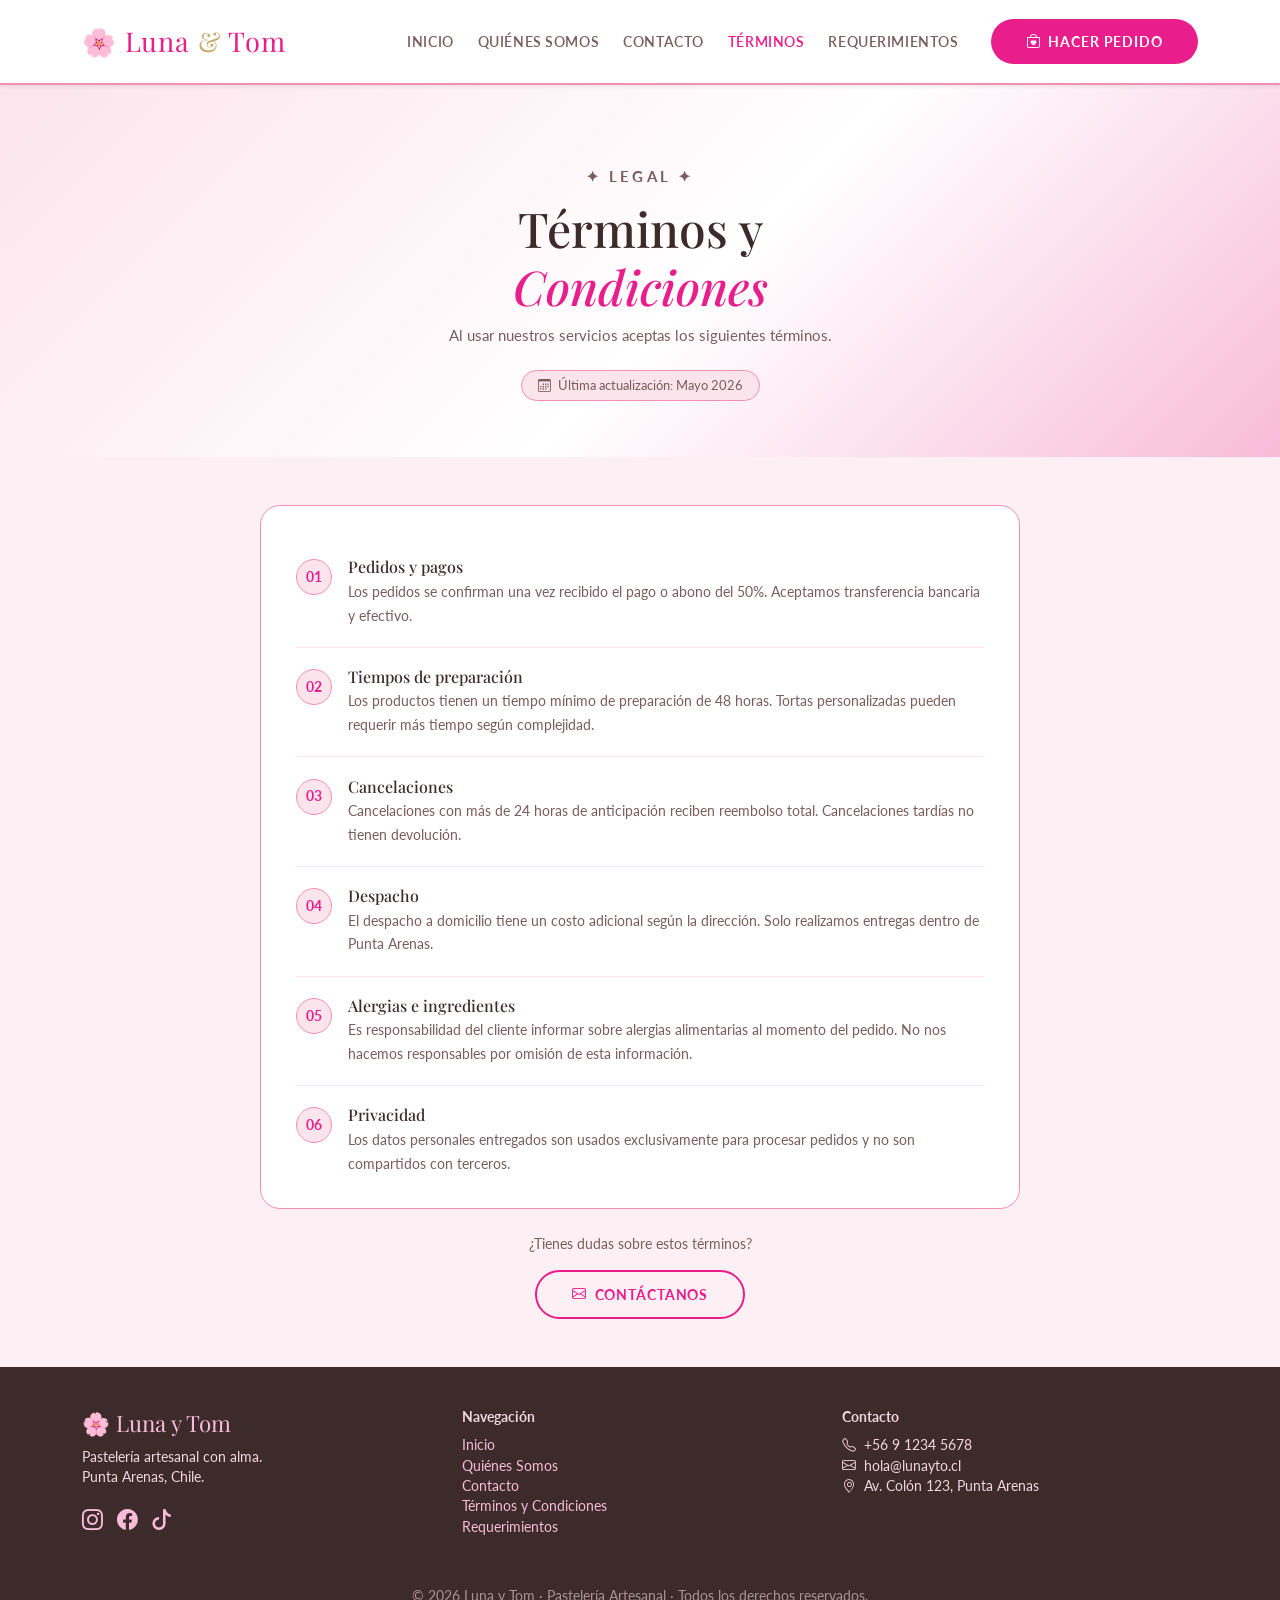
<file: terminos.html>
<!DOCTYPE html>
<html lang="es">
<head>
  <meta charset="UTF-8" />
  <meta name="viewport" content="width=device-width, initial-scale=1.0" />
  <title>Términos y Condiciones – Luna y Tom</title>

  <link href="https://cdn.jsdelivr.net/npm/bootstrap@5.3.3/dist/css/bootstrap.min.css" rel="stylesheet" />
  <link href="https://fonts.googleapis.com/css2?family=Playfair+Display:ital,wght@0,400;0,700;1,400&family=Lato:wght@300;400;700&display=swap" rel="stylesheet" />
  <link href="https://cdn.jsdelivr.net/npm/bootstrap-icons@1.11.3/font/bootstrap-icons.css" rel="stylesheet" />
  <link rel="stylesheet" href="style.css" />

  <style>
    .hero-terminos {
      background: linear-gradient(135deg, var(--rosa-claro) 0%, #fff 55%, var(--rosa-medio) 100%);
      padding: 4.5rem 2rem 3.5rem;
      text-align: center;
    }
    .hero-terminos h1 {
      font-family: 'Playfair Display', serif;
      font-size: clamp(1.8rem, 5vw, 3rem);
      color: var(--texto-oscuro);
    }
    .hero-terminos h1 em { color: var(--rosa-fuerte); font-style: italic; }
    .hero-terminos p {
      color: var(--texto-gris);
      font-size: .95rem;
      margin-top: .5rem;
    }

    .terminos-card {
      background: var(--blanco);
      border: 1.5px solid var(--rosa-borde);
      border-radius: 20px;
      padding: 2rem 2.2rem;
      max-width: 760px;
      margin: 0 auto;
    }

    .termino-item {
      display: flex;
      gap: 1rem;
      align-items: flex-start;
      padding: 1.2rem 0;
      border-bottom: 1px solid var(--rosa-claro);
    }
    .termino-item:last-child { border-bottom: none; padding-bottom: 0; }

    .termino-num {
      min-width: 36px; height: 36px;
      background: var(--rosa-claro);
      border: 1.5px solid var(--rosa-borde);
      border-radius: 50%;
      color: var(--rosa-fuerte);
      font-weight: 700;
      font-size: .85rem;
      display: flex;
      align-items: center;
      justify-content: center;
      flex-shrink: 0;
      margin-top: 2px;
    }
    .termino-item h6 {
      font-family: 'Playfair Display', serif;
      font-size: 1rem;
      margin-bottom: .2rem;
      color: var(--texto-oscuro);
    }
    .termino-item p {
      font-size: .88rem;
      color: var(--texto-gris);
      line-height: 1.7;
      margin: 0;
    }

    .fecha-badge {
      display: inline-block;
      background: var(--rosa-claro);
      border: 1px solid var(--rosa-borde);
      border-radius: 50px;
      padding: .3rem 1rem;
      font-size: .8rem;
      color: var(--texto-gris);
    }
  </style>
</head>
<body>

<!-- ══════════ NAVBAR ══════════ -->
<nav class="navbar navbar-expand-lg sticky-top shadow-sm">
  <div class="container">
    <a class="navbar-brand" href="index.html">🌸 Luna <span>&amp;</span> Tom</a>
    <button class="navbar-toggler" type="button" data-bs-toggle="collapse" data-bs-target="#navMenu">
      <span class="navbar-toggler-icon"></span>
    </button>
    <div class="collapse navbar-collapse" id="navMenu">
      <ul class="navbar-nav ms-auto align-items-lg-center gap-lg-2">
        <li class="nav-item"><a class="nav-link" href="index.html">Inicio</a></li>
        <li class="nav-item"><a class="nav-link" href="nosotros.html">Quiénes Somos</a></li>
        <li class="nav-item"><a class="nav-link" href="contacto.html">Contacto</a></li>
        <li class="nav-item"><a class="nav-link active" href="terminos.html">Términos</a></li>
        <li class="nav-item"><a class="nav-link" href="requerimientos.html">Requerimientos</a></li>
        <li class="nav-item ms-lg-3">
          <a href="index.html#pedido" class="btn-luna">
            <i class="bi bi-bag-heart me-1"></i> Hacer Pedido
          </a>
        </li>
      </ul>
    </div>
  </div>
</nav>

<!-- ══════════ HERO ══════════ -->
<section class="hero-terminos fade-in">
  <p class="hero-eyebrow">✦ Legal ✦</p>
  <h1>Términos y<br><em>Condiciones</em></h1>
  <p>Al usar nuestros servicios aceptas los siguientes términos.</p>
  <span class="fecha-badge mt-2"><i class="bi bi-calendar3 me-1"></i> Última actualización: Mayo 2026</span>
</section>

<!-- ══════════ TÉRMINOS ══════════ -->
<section class="container py-5">
  <div class="terminos-card fade-in">

    <div class="termino-item">
      <div class="termino-num">01</div>
      <div>
        <h6>Pedidos y pagos</h6>
        <p>Los pedidos se confirman una vez recibido el pago o abono del 50%. Aceptamos transferencia bancaria y efectivo.</p>
      </div>
    </div>

    <div class="termino-item">
      <div class="termino-num">02</div>
      <div>
        <h6>Tiempos de preparación</h6>
        <p>Los productos tienen un tiempo mínimo de preparación de 48 horas. Tortas personalizadas pueden requerir más tiempo según complejidad.</p>
      </div>
    </div>

    <div class="termino-item">
      <div class="termino-num">03</div>
      <div>
        <h6>Cancelaciones</h6>
        <p>Cancelaciones con más de 24 horas de anticipación reciben reembolso total. Cancelaciones tardías no tienen devolución.</p>
      </div>
    </div>

    <div class="termino-item">
      <div class="termino-num">04</div>
      <div>
        <h6>Despacho</h6>
        <p>El despacho a domicilio tiene un costo adicional según la dirección. Solo realizamos entregas dentro de Punta Arenas.</p>
      </div>
    </div>

    <div class="termino-item">
      <div class="termino-num">05</div>
      <div>
        <h6>Alergias e ingredientes</h6>
        <p>Es responsabilidad del cliente informar sobre alergias alimentarias al momento del pedido. No nos hacemos responsables por omisión de esta información.</p>
      </div>
    </div>

    <div class="termino-item">
      <div class="termino-num">06</div>
      <div>
        <h6>Privacidad</h6>
        <p>Los datos personales entregados son usados exclusivamente para procesar pedidos y no son compartidos con terceros.</p>
      </div>
    </div>

  </div>

  <!-- Contacto dudas -->
  <div class="text-center mt-4 fade-in">
    <p style="color:var(--texto-gris); font-size:.9rem;">
      ¿Tienes dudas sobre estos términos?
    </p>
    <a href="contacto.html" class="btn-outline-luna">
      <i class="bi bi-envelope me-1"></i> Contáctanos
    </a>
  </div>
</section>

<!-- ══════════ FOOTER ══════════ -->
<footer>
  <div class="container">
    <div class="row gy-3">
      <div class="col-md-4">
        <div class="brand">🌸 Luna y Tom</div>
        <p>Pastelería artesanal con alma.<br>Punta Arenas, Chile.</p>
        <div class="mt-2">
          <a href="#" class="social-icon"><i class="bi bi-instagram"></i></a>
          <a href="#" class="social-icon"><i class="bi bi-facebook"></i></a>
          <a href="#" class="social-icon"><i class="bi bi-tiktok"></i></a>
        </div>
      </div>
      <div class="col-md-4">
        <strong>Navegación</strong>
        <ul class="list-unstyled mt-2">
          <li><a href="index.html">Inicio</a></li>
          <li><a href="nosotros.html">Quiénes Somos</a></li>
          <li><a href="contacto.html">Contacto</a></li>
          <li><a href="terminos.html">Términos y Condiciones</a></li>
          <li><a href="requerimientos.html">Requerimientos</a></li>
        </ul>
      </div>
      <div class="col-md-4">
        <strong>Contacto</strong>
        <ul class="list-unstyled mt-2">
          <li><i class="bi bi-telephone me-1"></i> +56 9 1234 5678</li>
          <li><i class="bi bi-envelope me-1"></i> hola@lunayto.cl</li>
          <li><i class="bi bi-geo-alt me-1"></i> Av. Colón 123, Punta Arenas</li>
        </ul>
      </div>
    </div>
    <hr />
    <p class="text-center mb-0" style="opacity:.6;">
      © 2026 Luna y Tom · Pastelería Artesanal · Todos los derechos reservados.
    </p>
  </div>
</footer>

<script src="https://cdn.jsdelivr.net/npm/bootstrap@5.3.3/dist/js/bootstrap.bundle.min.js"></script>
<script>
  const obs = new IntersectionObserver(entries => {
    entries.forEach(en => {
      if (en.isIntersecting) { en.target.classList.add('visible'); obs.unobserve(en.target); }
    });
  }, { threshold: 0.1 });
  document.querySelectorAll('.fade-in').forEach(el => obs.observe(el));
</script>

</body>
</html>
</file>
<file: style.css>
/* ══════════════════════════════════════════
   Luna y Tom – Pastelería Artesanal
   style.css
   ══════════════════════════════════════════ */

:root {
  --rosa-claro:   #fce4ec;
  --rosa-medio:   #f8bbd9;
  --rosa-fuerte:  #e91e8c;
  --rosa-suave:   #fdf0f5;
  --rosa-borde:   #f48fb1;
  --dorado:       #c9a96e;
  --texto-oscuro: #3d2b2b;
  --texto-gris:   #7a5c5c;
  --blanco:       #fff;
}

* { box-sizing: border-box; }

body {
  font-family: 'Lato', sans-serif;
  background-color: var(--rosa-suave);
  color: var(--texto-oscuro);
  margin: 0;
}

/* Navbar */
.navbar {
  background-color: var(--blanco);
  border-bottom: 2px solid var(--rosa-borde);
  padding: 1rem 2rem;
}
.navbar-brand {
  font-family: 'Playfair Display', serif;
  font-size: 1.7rem;
  color: var(--rosa-fuerte) !important;
  letter-spacing: 0.03em;
}
.navbar-brand span { color: var(--dorado); }
.nav-link {
  font-weight: 600;
  color: var(--texto-gris) !important;
  letter-spacing: 0.04em;
  transition: color .2s;
  font-size: 0.9rem;
  text-transform: uppercase;
}
.nav-link:hover,
.nav-link.active { color: var(--rosa-fuerte) !important; }

/* Hero */
.hero {
  background: linear-gradient(135deg, var(--rosa-claro) 0%, #fff 60%, var(--rosa-medio) 100%);
  padding: 6rem 2rem 5rem;
  text-align: center;
  position: relative;
  overflow: hidden;
}
.hero::before {
  content: '';
  position: absolute;
  width: 500px; height: 500px;
  background: radial-gradient(circle, var(--rosa-medio) 0%, transparent 70%);
  top: -150px; right: -100px;
  border-radius: 50%;
  opacity: .5;
}
.hero-eyebrow {
  text-transform: uppercase;
  letter-spacing: .2em;
  font-size: .8rem;
  color: var(--dorado);
  font-weight: 700;
  margin-bottom: .8rem;
}
.hero h1 {
  font-family: 'Playfair Display', serif;
  font-size: clamp(2.5rem, 7vw, 5rem);
  line-height: 1.1;
  color: var(--texto-oscuro);
  margin-bottom: 1.2rem;
}
.hero h1 em { color: var(--rosa-fuerte); font-style: italic; }
.hero p {
  max-width: 520px;
  margin: 0 auto 2.5rem;
  font-size: 1.1rem;
  color: var(--texto-gris);
  line-height: 1.7;
}

/* Botones */
.btn-luna {
  background-color: var(--rosa-fuerte);
  color: var(--blanco);
  border: none;
  border-radius: 50px;
  padding: .75rem 2.2rem;
  font-weight: 700;
  font-size: .9rem;
  letter-spacing: .06em;
  text-transform: uppercase;
  transition: background .25s, transform .2s, box-shadow .2s;
  text-decoration: none;
  display: inline-block;
  cursor: pointer;
}
.btn-luna:hover {
  background-color: #c41679;
  transform: translateY(-2px);
  box-shadow: 0 8px 20px rgba(233,30,140,.25);
  color: #fff;
}
.btn-outline-luna {
  background-color: transparent;
  color: var(--rosa-fuerte);
  border: 2px solid var(--rosa-fuerte);
  border-radius: 50px;
  padding: .72rem 2.2rem;
  font-weight: 700;
  font-size: .9rem;
  letter-spacing: .06em;
  text-transform: uppercase;
  transition: all .25s;
  text-decoration: none;
  display: inline-block;
  cursor: pointer;
}
.btn-outline-luna:hover {
  background-color: var(--rosa-fuerte);
  color: #fff;
  transform: translateY(-2px);
}

/* Decoración */
.divider {
  text-align: center;
  color: var(--rosa-borde);
  font-size: 1.4rem;
  letter-spacing: .4em;
  margin: 3.5rem 0 1.5rem;
}
.section-title {
  font-family: 'Playfair Display', serif;
  font-size: 2.2rem;
  color: var(--texto-oscuro);
  text-align: center;
  margin-bottom: .4rem;
}
.section-subtitle {
  text-align: center;
  color: var(--texto-gris);
  font-size: 1rem;
  margin-bottom: 2.5rem;
}

/* Cards producto */
.product-card {
  background: var(--blanco);
  border: 1.5px solid var(--rosa-borde);
  border-radius: 18px;
  overflow: hidden;
  transition: transform .25s, box-shadow .25s;
  height: 100%;
}
.product-card:hover {
  transform: translateY(-6px);
  box-shadow: 0 16px 40px rgba(233,30,140,.12);
}
.product-card .product-img {
  width: 100%;
  height: 220px;
  object-fit: cover;
  display: block;
}
.product-card .card-img-placeholder {
  height: 220px;
  display: flex;
  align-items: center;
  justify-content: center;
  font-size: 4rem;
  background: linear-gradient(135deg, var(--rosa-claro), var(--rosa-medio));
}
.product-card .card-body { padding: 1.4rem 1.5rem; }
.product-card .card-title {
  font-family: 'Playfair Display', serif;
  font-size: 1.2rem;
  margin-bottom: .4rem;
}
.product-card .price {
  font-size: 1.1rem;
  color: var(--rosa-fuerte);
  font-weight: 700;
  margin-bottom: 1rem;
}
.badge-luna {
  background-color: var(--rosa-claro);
  color: var(--rosa-fuerte);
  border: 1px solid var(--rosa-borde);
  font-size: .75rem;
  font-weight: 700;
  border-radius: 50px;
  padding: .25rem .75rem;
  letter-spacing: .04em;
}

/* Sección features */
.about-section {
  background: var(--blanco);
  border-top: 2px solid var(--rosa-claro);
  border-bottom: 2px solid var(--rosa-claro);
  padding: 4rem 2rem;
}
.about-icon {
  font-size: 2.5rem;
  color: var(--rosa-fuerte);
  margin-bottom: .8rem;
}
.feature-box h5 {
  font-family: 'Playfair Display', serif;
  font-size: 1.15rem;
  margin-bottom: .4rem;
}
.feature-box p {
  font-size: .9rem;
  color: var(--texto-gris);
  line-height: 1.6;
}

/* Formulario */
.form-section { padding: 4rem 2rem; }
.form-card {
  background: var(--blanco);
  border: 1.5px solid var(--rosa-borde);
  border-radius: 20px;
  padding: 2.5rem;
  max-width: 640px;
  margin: 0 auto;
  box-shadow: 0 8px 32px rgba(233,30,140,.07);
}
.form-label {
  font-weight: 600;
  color: var(--texto-oscuro);
  font-size: .85rem;
  text-transform: uppercase;
  letter-spacing: .05em;
}
.form-control,
.form-select {
  border: 1.5px solid var(--rosa-borde);
  border-radius: 10px;
  padding: .65rem 1rem;
  font-size: .95rem;
  background-color: var(--rosa-suave);
  color: var(--texto-oscuro);
  transition: border .2s, box-shadow .2s;
}
.form-control:focus,
.form-select:focus {
  border-color: var(--rosa-fuerte);
  box-shadow: 0 0 0 3px rgba(233,30,140,.15);
  outline: none;
  background-color: #fff;
}
.form-control.is-invalid { border-color: #dc3545; }
.invalid-feedback { font-size: .82rem; }

/* Banner */
.banner-section {
  background: linear-gradient(120deg, var(--rosa-fuerte), #c2185b);
  padding: 3.5rem 2rem;
  text-align: center;
  color: #fff;
}
.banner-section h2 {
  font-family: 'Playfair Display', serif;
  font-size: 2rem;
  margin-bottom: .6rem;
}
.banner-section p { opacity: .9; margin-bottom: 1.5rem; }
.btn-banner {
  background: #fff;
  color: var(--rosa-fuerte);
  border-radius: 50px;
  padding: .7rem 2rem;
  font-weight: 700;
  text-transform: uppercase;
  letter-spacing: .06em;
  font-size: .9rem;
  transition: transform .2s, box-shadow .2s;
  text-decoration: none;
  display: inline-block;
}
.btn-banner:hover {
  transform: translateY(-2px);
  box-shadow: 0 8px 20px rgba(0,0,0,.2);
  color: var(--rosa-fuerte);
}

/* Footer */
footer {
  background: var(--texto-oscuro);
  color: #f3d6e0;
  padding: 2.5rem 2rem 1.5rem;
  font-size: .85rem;
}
footer .brand {
  font-family: 'Playfair Display', serif;
  font-size: 1.4rem;
  color: var(--rosa-medio);
  margin-bottom: .4rem;
}
footer a { color: var(--rosa-medio); text-decoration: none; }
footer a:hover { color: #fff; }
.social-icon {
  font-size: 1.3rem;
  margin-right: .6rem;
  transition: color .2s;
}
.social-icon:hover { color: #fff; }
footer hr { border-color: #5a3a3a; }

/* Carrito badge */
.cart-btn { position: relative; }
.cart-count {
  position: absolute;
  top: -6px; right: -8px;
  background: var(--rosa-fuerte);
  color: #fff;
  border-radius: 50%;
  font-size: .7rem;
  font-weight: 700;
  width: 18px; height: 18px;
  display: flex;
  align-items: center;
  justify-content: center;
}

/* Toast */
.toast-container { z-index: 9999; }

/* Fade-in */
.fade-in {
  opacity: 0;
  transform: translateY(24px);
  transition: opacity .5s ease, transform .5s ease;
}
.fade-in.visible {
  opacity: 1;
  transform: translateY(0);
}

/* Responsive */
@media (max-width: 576px) {
  .hero { padding: 4rem 1.2rem 3.5rem; }
  .form-card { padding: 1.5rem; }
}
</file>
